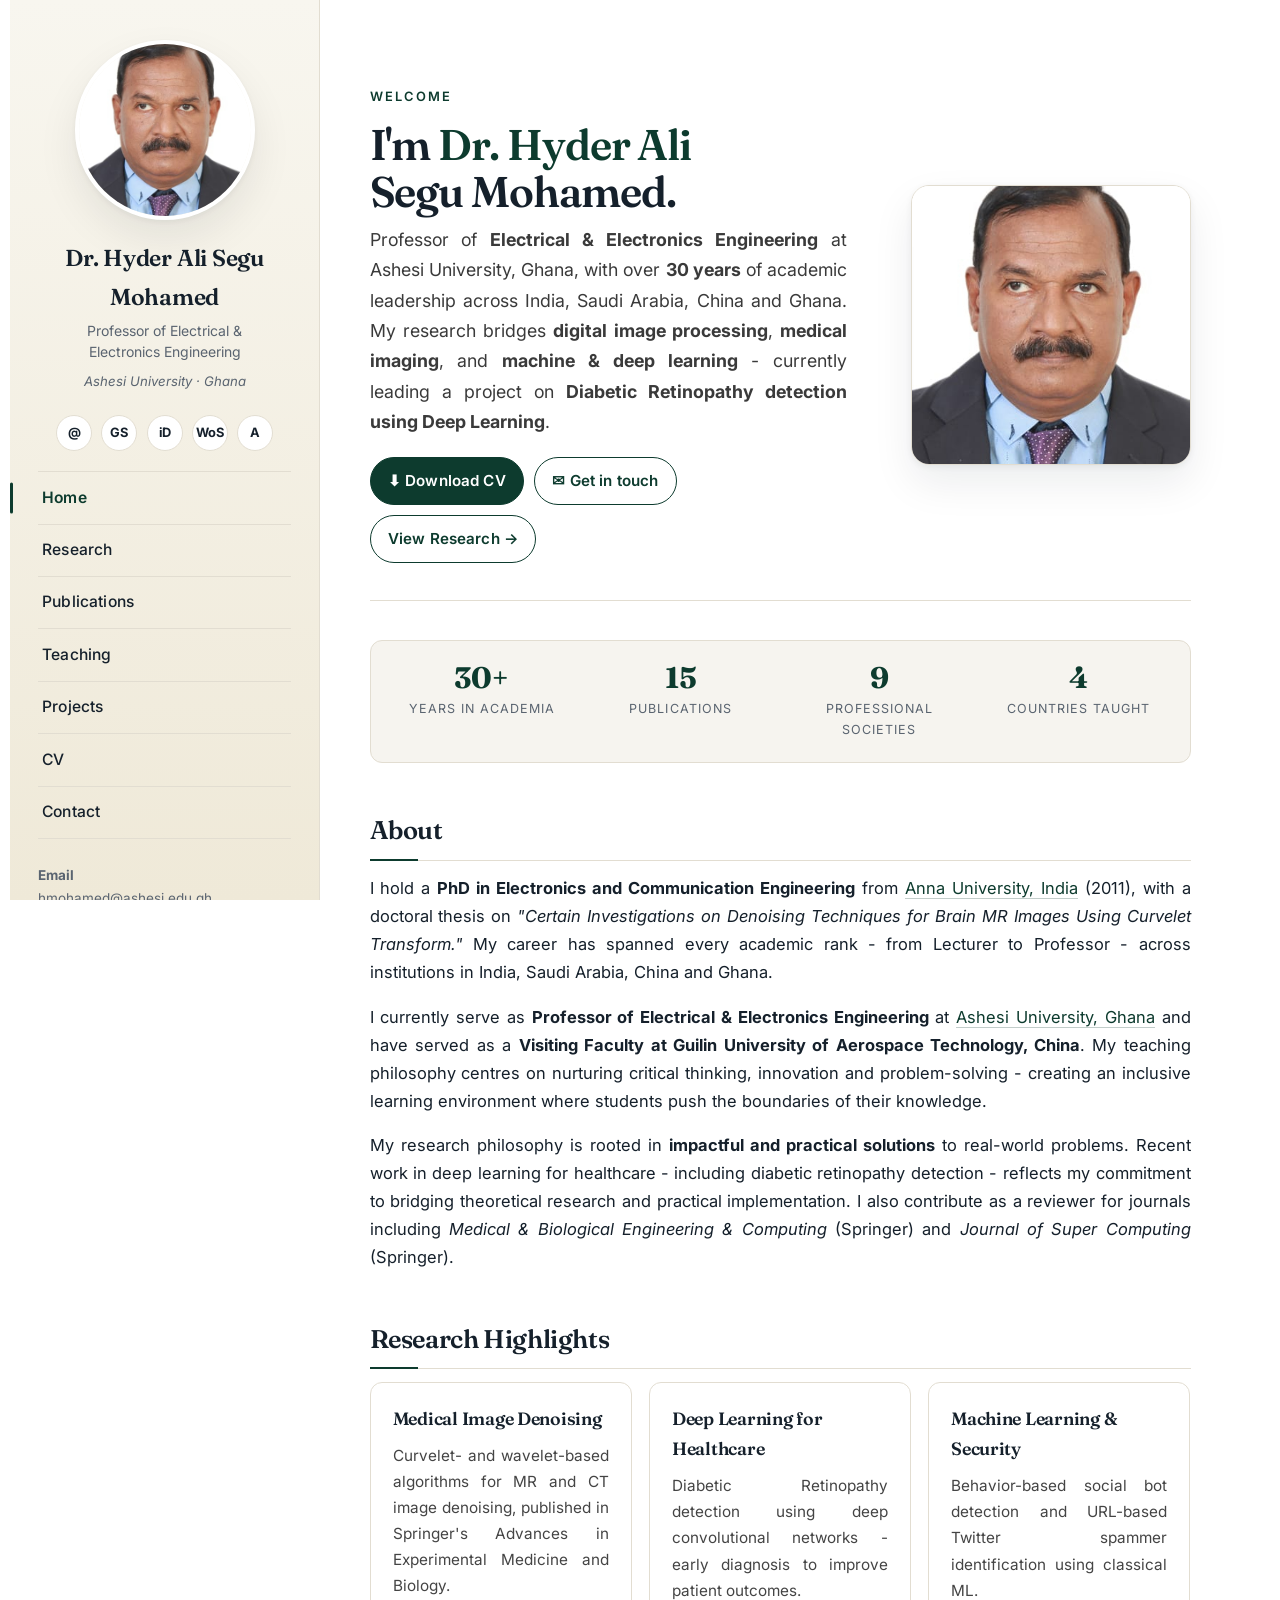
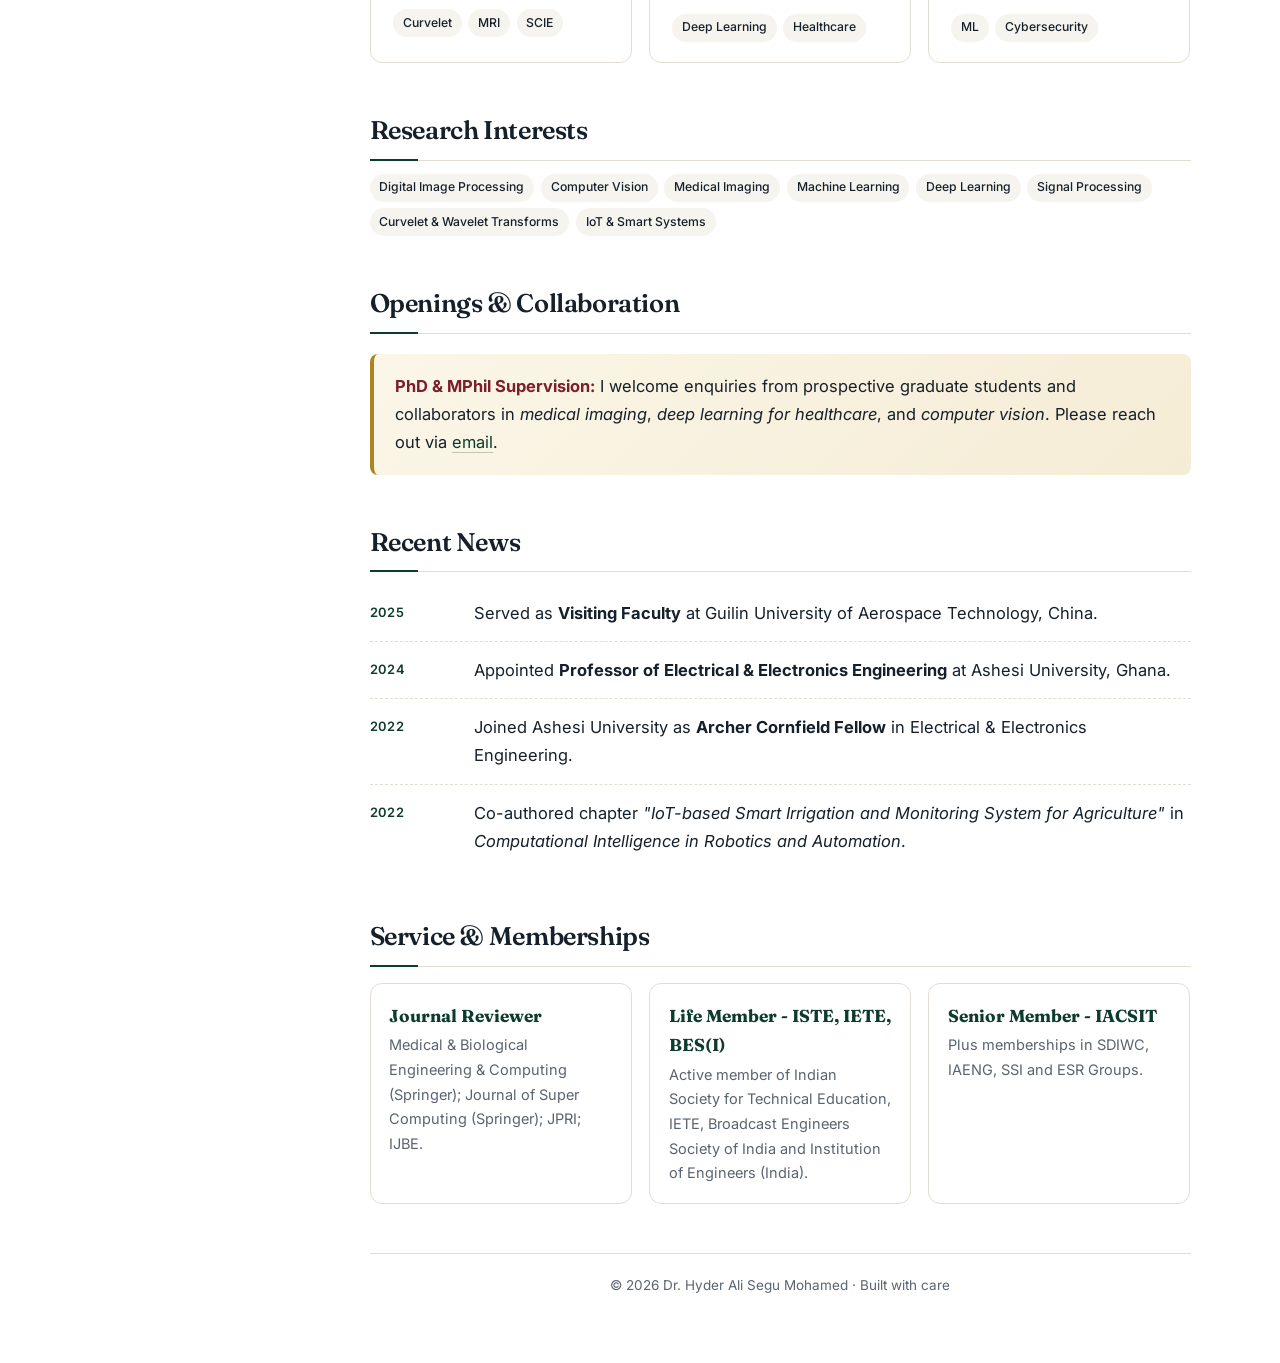
<file: index.html>
<!DOCTYPE html>
<html lang="en">
<head>
<meta charset="UTF-8">
<meta name="viewport" content="width=device-width, initial-scale=1">
<title>Dr. Hyder Ali Segu Mohamed - Professor · Researcher · Educator</title>
<meta name="description" content="Dr. Hyder Ali Segu Mohamed, Professor of Electrical & Electronics Engineering at Ashesi University. 30+ years in academia. Research in digital image processing, medical imaging, machine learning and deep learning.">
<meta name="author" content="Hyder Ali Segu Mohamed">
<meta property="og:title" content="Dr. Hyder Ali Segu Mohamed - Professor · Researcher · Educator">
<meta property="og:description" content="30+ years in academia. Research in image processing, medical imaging, ML & deep learning. Currently at Ashesi University, Ghana.">
<meta property="og:type" content="website">
<link rel="preconnect" href="https://fonts.googleapis.com">
<link rel="preconnect" href="https://fonts.gstatic.com" crossorigin>
<link href="https://fonts.googleapis.com/css2?family=Fraunces:opsz,wght@9..144,400;9..144,600;9..144,700&family=Inter:wght@400;500;600;700&display=swap" rel="stylesheet">
<link rel="stylesheet" href="styles.css">
</head>
<body>
<div class="layout">

<aside class="sidebar" id="sidebar">
  <img class="avatar" src="assets/profile.jpg" alt="Dr. Hyder Ali Segu Mohamed"
       onerror="this.style.background='#dcd6cf';this.removeAttribute('src')">
  <div class="namecard">
    <div class="name">Dr. Hyder Ali Segu Mohamed</div>
    <div class="title">Professor of Electrical &amp;<br>Electronics Engineering</div>
    <div class="affil">Ashesi University · Ghana</div>
  </div>
  <div class="socials">
    <a href="mailto: hmohamed@ashesi.edu.gh" title="Email">@</a>
    <a href="https://scholar.google.co.in/citations?hl=en&user=rugwMjQAAAAJ" target="_blank" rel="noopener" title="Google Scholar">GS</a>
    <a href="https://orcid.org/0000-0001-9434-0257" target="_blank" rel="noopener" title="ORCID">iD</a>
    <a href="https://www.webofscience.com/wos/author/record/E-9625-2015" target="_blank" rel="noopener" title="Web of Science">WoS</a>
    <a href="https://ashesi.edu.gh/faculty-profile/hyder-ali-segu-mohamed-ph-d/" target="_blank" rel="noopener" title="Faculty page">A</a>
  </div>
  <ul class="nav">
    <li><a href="index.html">Home</a></li>
    <li><a href="research.html">Research</a></li>
    <li><a href="publications.html">Publications</a></li>
    <li><a href="teaching.html">Teaching</a></li>
    <li><a href="projects.html">Projects</a></li>
    <li><a href="cv.html">CV</a></li>
    <li><a href="contact.html">Contact</a></li>
  </ul>
  <div class="contact-block">
    <strong>Email</strong><br>
    <a href="mailto: hmohamed@ashesi.edu.gh"> hmohamed@ashesi.edu.gh</a><br><br>
    <strong>Office</strong><br>
    Ashesi University<br>1 University Avenue,<br>Berekuso, Ghana
  </div>
</aside>
<button class="menu-toggle" onclick="document.getElementById('sidebar').classList.toggle('open')">☰ Menu</button>

<main class="content">

  <section class="hero reveal">
    <div>
      <div class="eyebrow">Welcome</div>
      <h1>I'm <span class="accent">Dr. Hyder Ali</span><br>Segu Mohamed.</h1>
      <p class="lead">
        Professor of <strong>Electrical &amp; Electronics Engineering</strong> at Ashesi University, Ghana,
        with over <strong>30 years</strong> of academic leadership across India, Saudi Arabia, China and Ghana.
        My research bridges <strong>digital image processing</strong>, <strong>medical imaging</strong>,
        and <strong>machine &amp; deep learning</strong> - currently leading a project on
        <strong>Diabetic Retinopathy detection using Deep Learning</strong>.
      </p>
      <div class="cta-row">
        <a class="btn" href="assets/Hyder_Ali_CV.pdf" target="_blank">⬇ Download CV</a>
        <a class="btn ghost" href="mailto: hmohamed@ashesi.edu.gh">✉ Get in touch</a>
        <a class="btn ghost" href="research.html">View Research →</a>
      </div>
    </div>
    <img class="hero-photo" src="assets/profile.jpg" alt="Portrait of Dr. Hyder Ali Segu Mohamed"
         onerror="this.style.background='linear-gradient(135deg,#e6e0d3,#cdbfa5)';this.removeAttribute('src')">
  </section>

  <section class="stats reveal" aria-label="At a glance">
    <div class="stat"><span class="num">30+</span><span class="lbl">Years in Academia</span></div>
    <div class="stat"><span class="num">15</span><span class="lbl">Publications</span></div>
    <div class="stat"><span class="num">9</span><span class="lbl">Professional Societies</span></div>
    <div class="stat"><span class="num">4</span><span class="lbl">Countries Taught</span></div>
  </section>

  <section class="section reveal">
    <h2>About</h2>
    <p>
      I hold a <strong>PhD in Electronics and Communication Engineering</strong> from
      <a href="https://www.annauniv.edu/" target="_blank" rel="noopener">Anna University, India</a> (2011),
      with a doctoral thesis on <em>"Certain Investigations on Denoising Techniques for Brain MR Images
      Using Curvelet Transform."</em> My career has spanned every academic rank - from Lecturer to
      Professor - across institutions in India, Saudi Arabia, China and Ghana.
    </p>
    <p>
      I currently serve as <strong>Professor of Electrical &amp; Electronics Engineering</strong> at
      <a href="https://ashesi.edu.gh/faculty-profile/hyder-ali-segu-mohamed-ph-d/" target="_blank" rel="noopener">Ashesi University, Ghana</a>
      and have served as a <strong>Visiting Faculty at Guilin University of Aerospace Technology, China</strong>.
      My teaching philosophy centres on nurturing critical thinking, innovation and problem-solving - creating
      an inclusive learning environment where students push the boundaries of their knowledge.
    </p>
    <p>
      My research philosophy is rooted in <strong>impactful and practical solutions</strong> to real-world
      problems. Recent work in deep learning for healthcare - including diabetic retinopathy detection -
      reflects my commitment to bridging theoretical research and practical implementation.
      I also contribute as a reviewer for journals including <em>Medical &amp; Biological Engineering &amp;
      Computing</em> (Springer) and <em>Journal of Super Computing</em> (Springer).
    </p>
  </section>

  <section class="section reveal">
    <h2>Research Highlights</h2>
    <div class="grid-3">
      <div class="card">
        <h3>Medical Image Denoising</h3>
        <p>Curvelet- and wavelet-based algorithms for MR and CT image denoising, published in Springer's Advances in Experimental Medicine and Biology.</p>
        <div class="tag-row"><span>Curvelet</span><span>MRI</span><span>SCIE</span></div>
      </div>
      <div class="card">
        <h3>Deep Learning for Healthcare</h3>
        <p>Diabetic Retinopathy detection using deep convolutional networks - early diagnosis to improve patient outcomes.</p>
        <div class="tag-row"><span>Deep Learning</span><span>Healthcare</span></div>
      </div>
      <div class="card">
        <h3>Machine Learning &amp; Security</h3>
        <p>Behavior-based social bot detection and URL-based Twitter spammer identification using classical ML.</p>
        <div class="tag-row"><span>ML</span><span>Cybersecurity</span></div>
      </div>
    </div>
  </section>

  <section class="section reveal">
    <h2>Research Interests</h2>
    <div class="tag-row">
      <span>Digital Image Processing</span>
      <span>Computer Vision</span>
      <span>Medical Imaging</span>
      <span>Machine Learning</span>
      <span>Deep Learning</span>
      <span>Signal Processing</span>
      <span>Curvelet &amp; Wavelet Transforms</span>
      <span>IoT &amp; Smart Systems</span>
    </div>
  </section>

  <section class="section reveal">
    <h2>Openings &amp; Collaboration</h2>
    <div class="callout">
      <strong>PhD &amp; MPhil Supervision:</strong>
      I welcome enquiries from prospective graduate students and collaborators in
      <em>medical imaging</em>, <em>deep learning for healthcare</em>, and
      <em>computer vision</em>. Please reach out via
      <a href="mailto: hmohamed@ashesi.edu.gh">email</a>.
    </div>
  </section>

  <section class="section reveal">
    <h2>Recent News</h2>
    <ul class="news-list">
      <li><span class="date">2025</span><span>Served as <strong>Visiting Faculty</strong> at Guilin University of Aerospace Technology, China.</span></li>
      <li><span class="date">2024</span><span>Appointed <strong>Professor of Electrical &amp; Electronics Engineering</strong> at Ashesi University, Ghana.</span></li>
      <li><span class="date">2022</span><span>Joined Ashesi University as <strong>Archer Cornfield Fellow</strong> in Electrical &amp; Electronics Engineering.</span></li>
      <li><span class="date">2022</span><span>Co-authored chapter <em>"IoT-based Smart Irrigation and Monitoring System for Agriculture"</em> in <em>Computational Intelligence in Robotics and Automation</em>.</span></li>
      <!-- <li><span class="date">MMM YYYY</span><span>Add new news item here.</span></li> -->
    </ul>
  </section>

  <section class="section reveal">
    <h2>Service &amp; Memberships</h2>
    <div class="ribbon">
      <div class="item">
        <div class="k">Journal Reviewer</div>
        <div class="v">Medical &amp; Biological Engineering &amp; Computing (Springer); Journal of Super Computing (Springer); JPRI; IJBE.</div>
      </div>
      <div class="item">
        <div class="k">Life Member - ISTE, IETE, BES(I)</div>
        <div class="v">Active member of Indian Society for Technical Education, IETE, Broadcast Engineers Society of India and Institution of Engineers (India).</div>
      </div>
      <div class="item">
        <div class="k">Senior Member - IACSIT</div>
        <div class="v">Plus memberships in SDIWC, IAENG, SSI and ESR Groups.</div>
      </div>
    </div>
  </section>

  <div class="footer">© <span id="yr"></span> Dr. Hyder Ali Segu Mohamed · Built with care</div>
</main>
</div>
<script>document.getElementById('yr').textContent=new Date().getFullYear();</script>
<script src="script.js"></script>
</body>
</html>
</file>
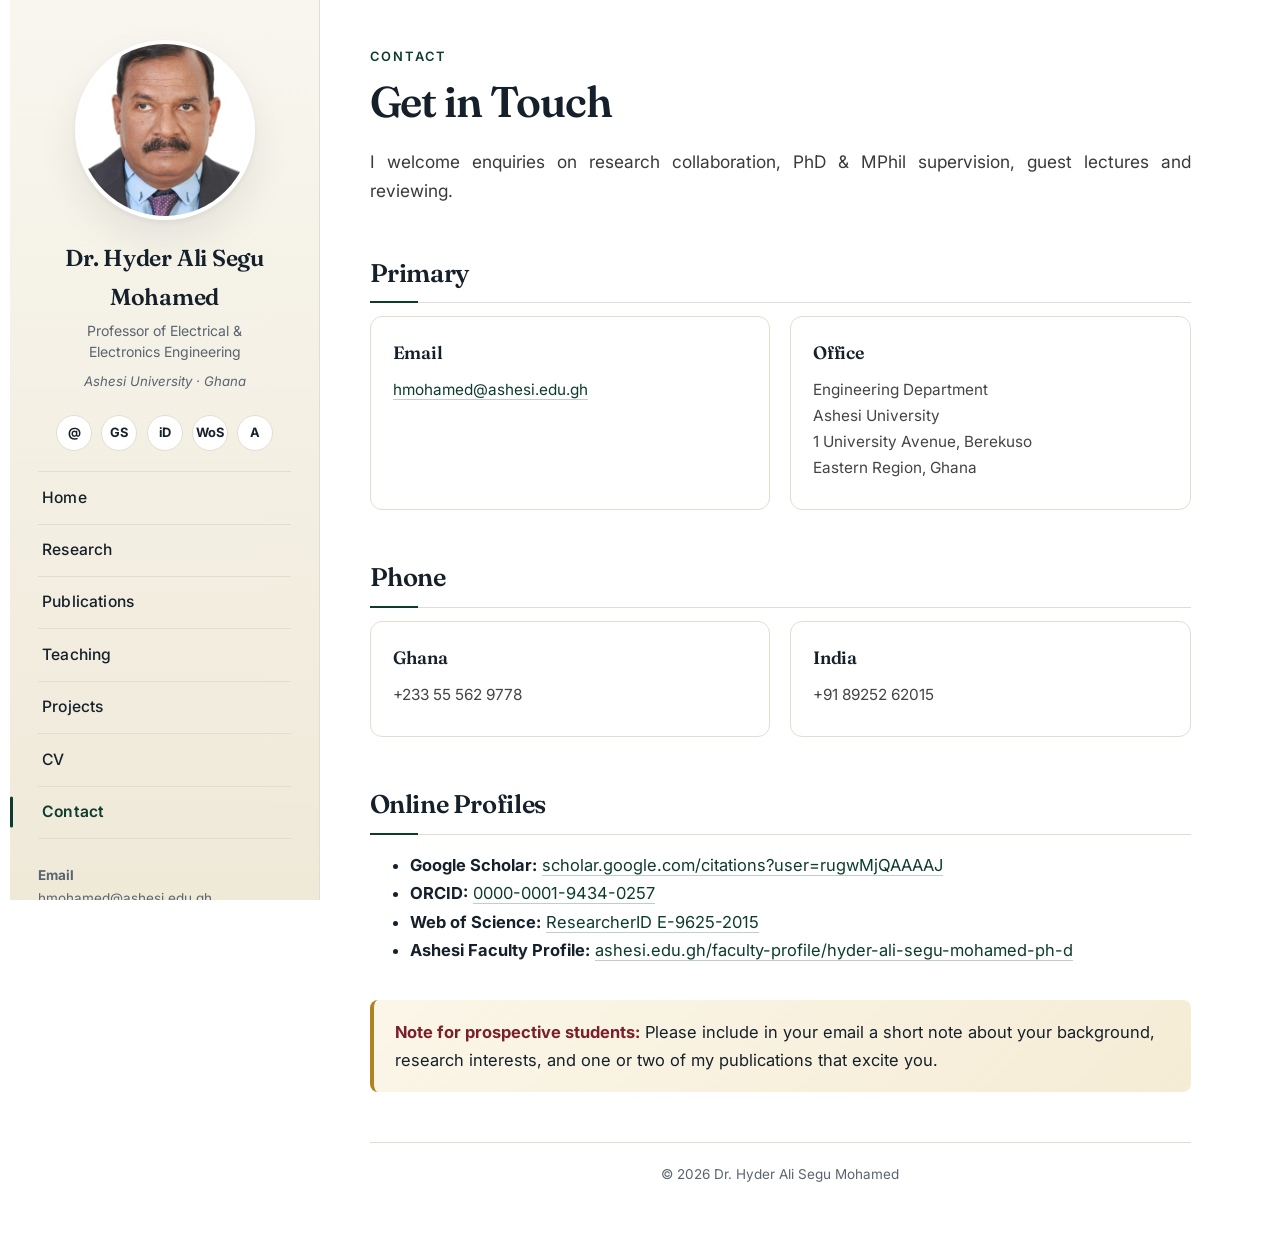
<file: contact.html>
<!DOCTYPE html>
<html lang="en">
<head>
<meta charset="UTF-8">
<meta name="viewport" content="width=device-width, initial-scale=1">
<title>Contact - Dr. Hyder Ali Segu Mohamed</title>
<meta name="description" content="Get in touch with Dr. Hyder Ali Segu Mohamed, Professor at Ashesi University, Ghana.">
<link rel="preconnect" href="https://fonts.googleapis.com">
<link rel="preconnect" href="https://fonts.gstatic.com" crossorigin>
<link href="https://fonts.googleapis.com/css2?family=Fraunces:opsz,wght@9..144,400;9..144,600;9..144,700&family=Inter:wght@400;500;600;700&display=swap" rel="stylesheet">
<link rel="stylesheet" href="styles.css">
</head>
<body>
<div class="layout">

<aside class="sidebar" id="sidebar">
  <img class="avatar" src="assets/profile.jpg" alt="Dr. Hyder Ali Segu Mohamed"
       onerror="this.style.background='#dcd6cf';this.removeAttribute('src')">
  <div class="namecard">
    <div class="name">Dr. Hyder Ali Segu Mohamed</div>
    <div class="title">Professor of Electrical &amp;<br>Electronics Engineering</div>
    <div class="affil">Ashesi University · Ghana</div>
  </div>
  <div class="socials">
    <a href="mailto: hmohamed@ashesi.edu.gh" title="Email">@</a>
    <a href="https://scholar.google.co.in/citations?hl=en&user=rugwMjQAAAAJ" target="_blank" rel="noopener" title="Google Scholar">GS</a>
    <a href="https://orcid.org/0000-0001-9434-0257" target="_blank" rel="noopener" title="ORCID">iD</a>
    <a href="https://www.webofscience.com/wos/author/record/E-9625-2015" target="_blank" rel="noopener" title="Web of Science">WoS</a>
    <a href="https://ashesi.edu.gh/faculty-profile/hyder-ali-segu-mohamed-ph-d/" target="_blank" rel="noopener" title="Faculty page">A</a>
  </div>
  <ul class="nav">
    <li><a href="index.html">Home</a></li>
    <li><a href="research.html">Research</a></li>
    <li><a href="publications.html">Publications</a></li>
    <li><a href="teaching.html">Teaching</a></li>
    <li><a href="projects.html">Projects</a></li>
    <li><a href="cv.html">CV</a></li>
    <li><a href="contact.html">Contact</a></li>
  </ul>
  <div class="contact-block">
    <strong>Email</strong><br>
    <a href="mailto: hmohamed@ashesi.edu.gh"> hmohamed@ashesi.edu.gh</a><br><br>
    <strong>Office</strong><br>
    Ashesi University<br>1 University Avenue,<br>Berekuso, Ghana
  </div>
</aside>
<button class="menu-toggle" onclick="document.getElementById('sidebar').classList.toggle('open')">☰ Menu</button>

<main class="content">
  <div style="text-transform:uppercase;letter-spacing:.18em;font-size:.78rem;color:var(--accent);font-weight:600;margin-bottom:.6rem">Contact</div>
  <h1>Get in Touch</h1>
  <p class="lead">
    I welcome enquiries on research collaboration, PhD &amp; MPhil supervision, guest lectures and reviewing.
  </p>

  <section class="section reveal">
    <h2>Primary</h2>
    <div class="grid-2">
      <div class="card">
        <h3>Email</h3>
        <p><a href="mailto: hmohamed@ashesi.edu.gh"> hmohamed@ashesi.edu.gh</a></p>
        <!-- <p>Alternate: <a href="mailto:your.alt@email.com">your.alt@email.com</a></p> -->
      </div>
      <div class="card">
        <h3>Office</h3>
        <p>Engineering Department<br>Ashesi University<br>1 University Avenue, Berekuso<br>Eastern Region, Ghana</p>
      </div>
    </div>
  </section>

  <section class="section reveal">
    <h2>Phone</h2>
    <div class="grid-2">
      <div class="card">
        <h3>Ghana</h3>
        <p>+233 55 562 9778</p>
      </div>
      <div class="card">
        <h3>India</h3>
        <p>+91 89252 62015</p>
      </div>
    </div>
  </section>

  <section class="section reveal">
    <h2>Online Profiles</h2>
    <ul>
      <li><strong>Google Scholar:</strong> <a href="https://scholar.google.co.in/citations?hl=en&user=rugwMjQAAAAJ" target="_blank" rel="noopener">scholar.google.com/citations?user=rugwMjQAAAAJ</a></li>
      <li><strong>ORCID:</strong> <a href="https://orcid.org/0000-0001-9434-0257" target="_blank" rel="noopener">0000-0001-9434-0257</a></li>
      <li><strong>Web of Science:</strong> <a href="https://www.webofscience.com/wos/author/record/E-9625-2015" target="_blank" rel="noopener">ResearcherID E-9625-2015</a></li>
      <li><strong>Ashesi Faculty Profile:</strong> <a href="https://ashesi.edu.gh/faculty-profile/hyder-ali-segu-mohamed-ph-d/" target="_blank" rel="noopener">ashesi.edu.gh/faculty-profile/hyder-ali-segu-mohamed-ph-d</a></li>
    </ul>
  </section>

  <div class="callout">
    <strong>Note for prospective students:</strong> Please include in your email a short note about your
    background, research interests, and one or two of my publications that excite you.
  </div>

  <div class="footer">© <span id="yr"></span> Dr. Hyder Ali Segu Mohamed</div>
</main>
</div>
<script>document.getElementById('yr').textContent=new Date().getFullYear();</script>
<script src="script.js"></script>
</body>
</html>
</file>
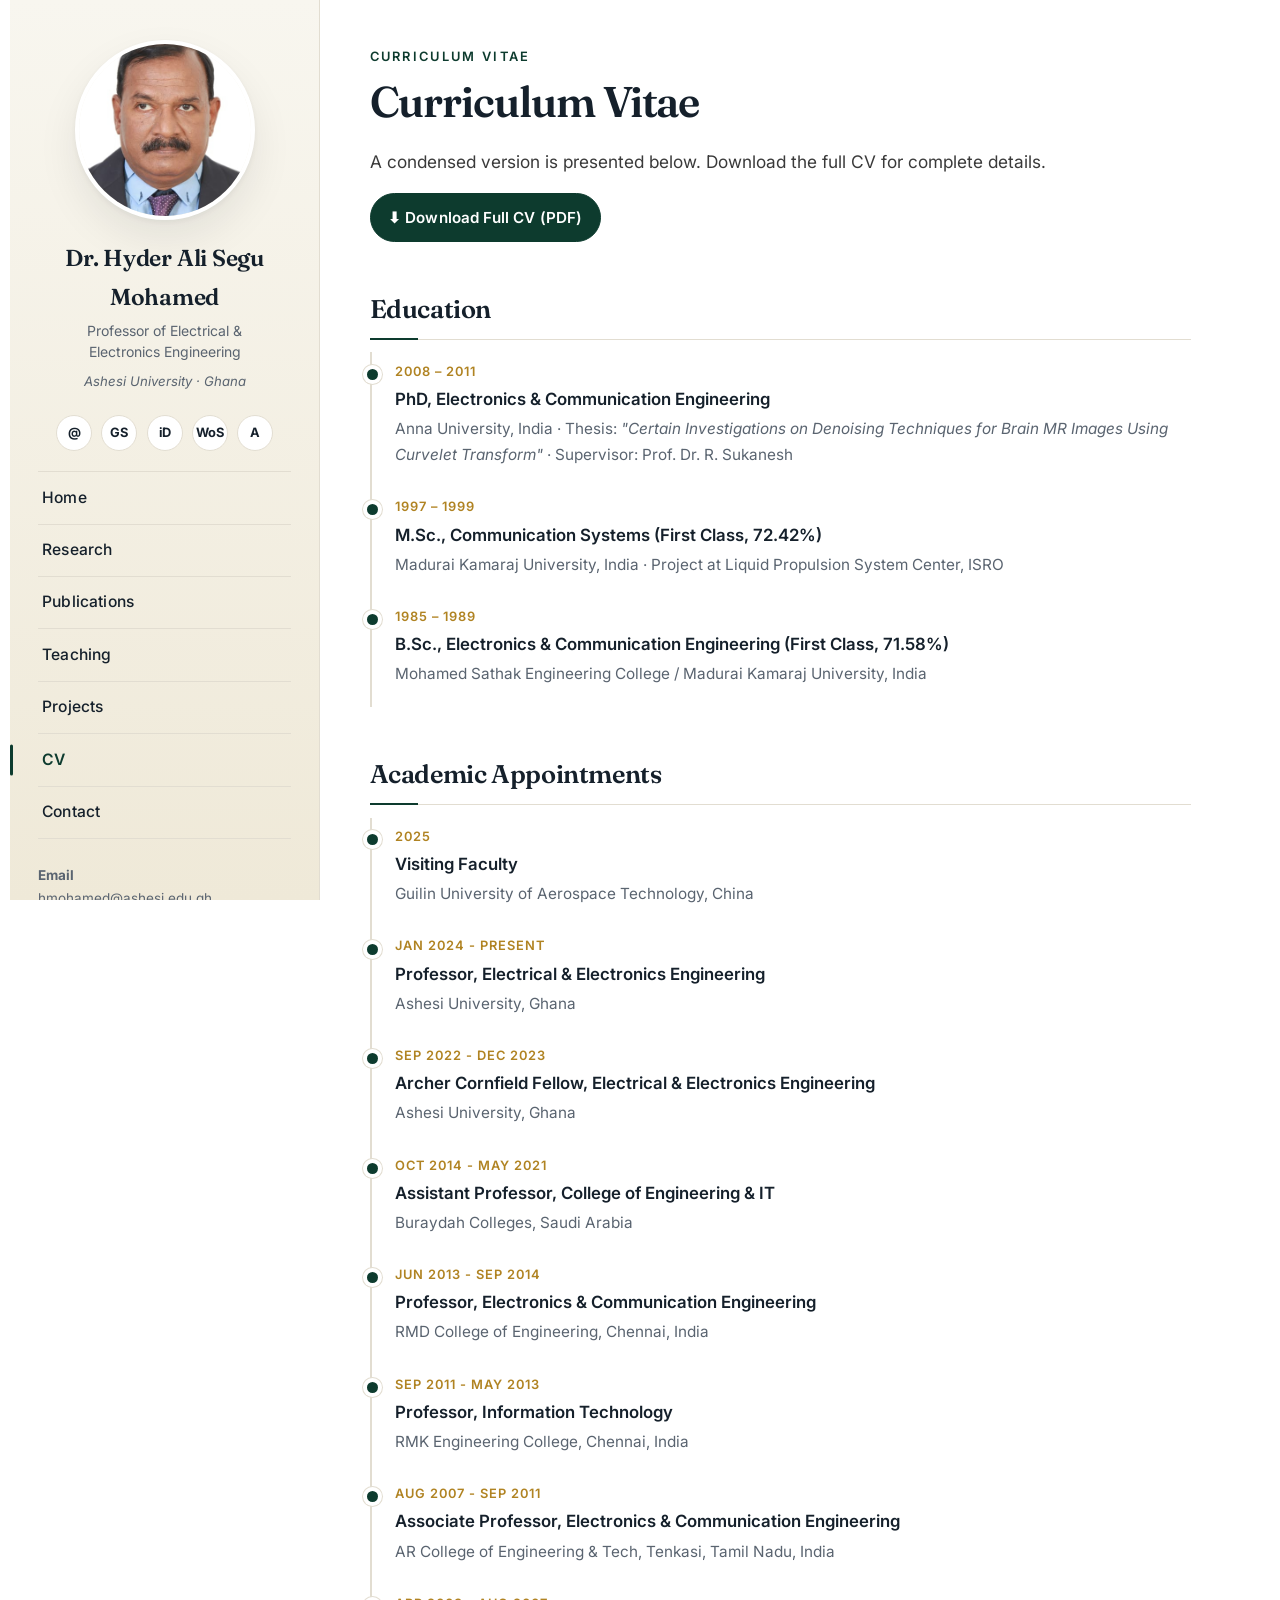
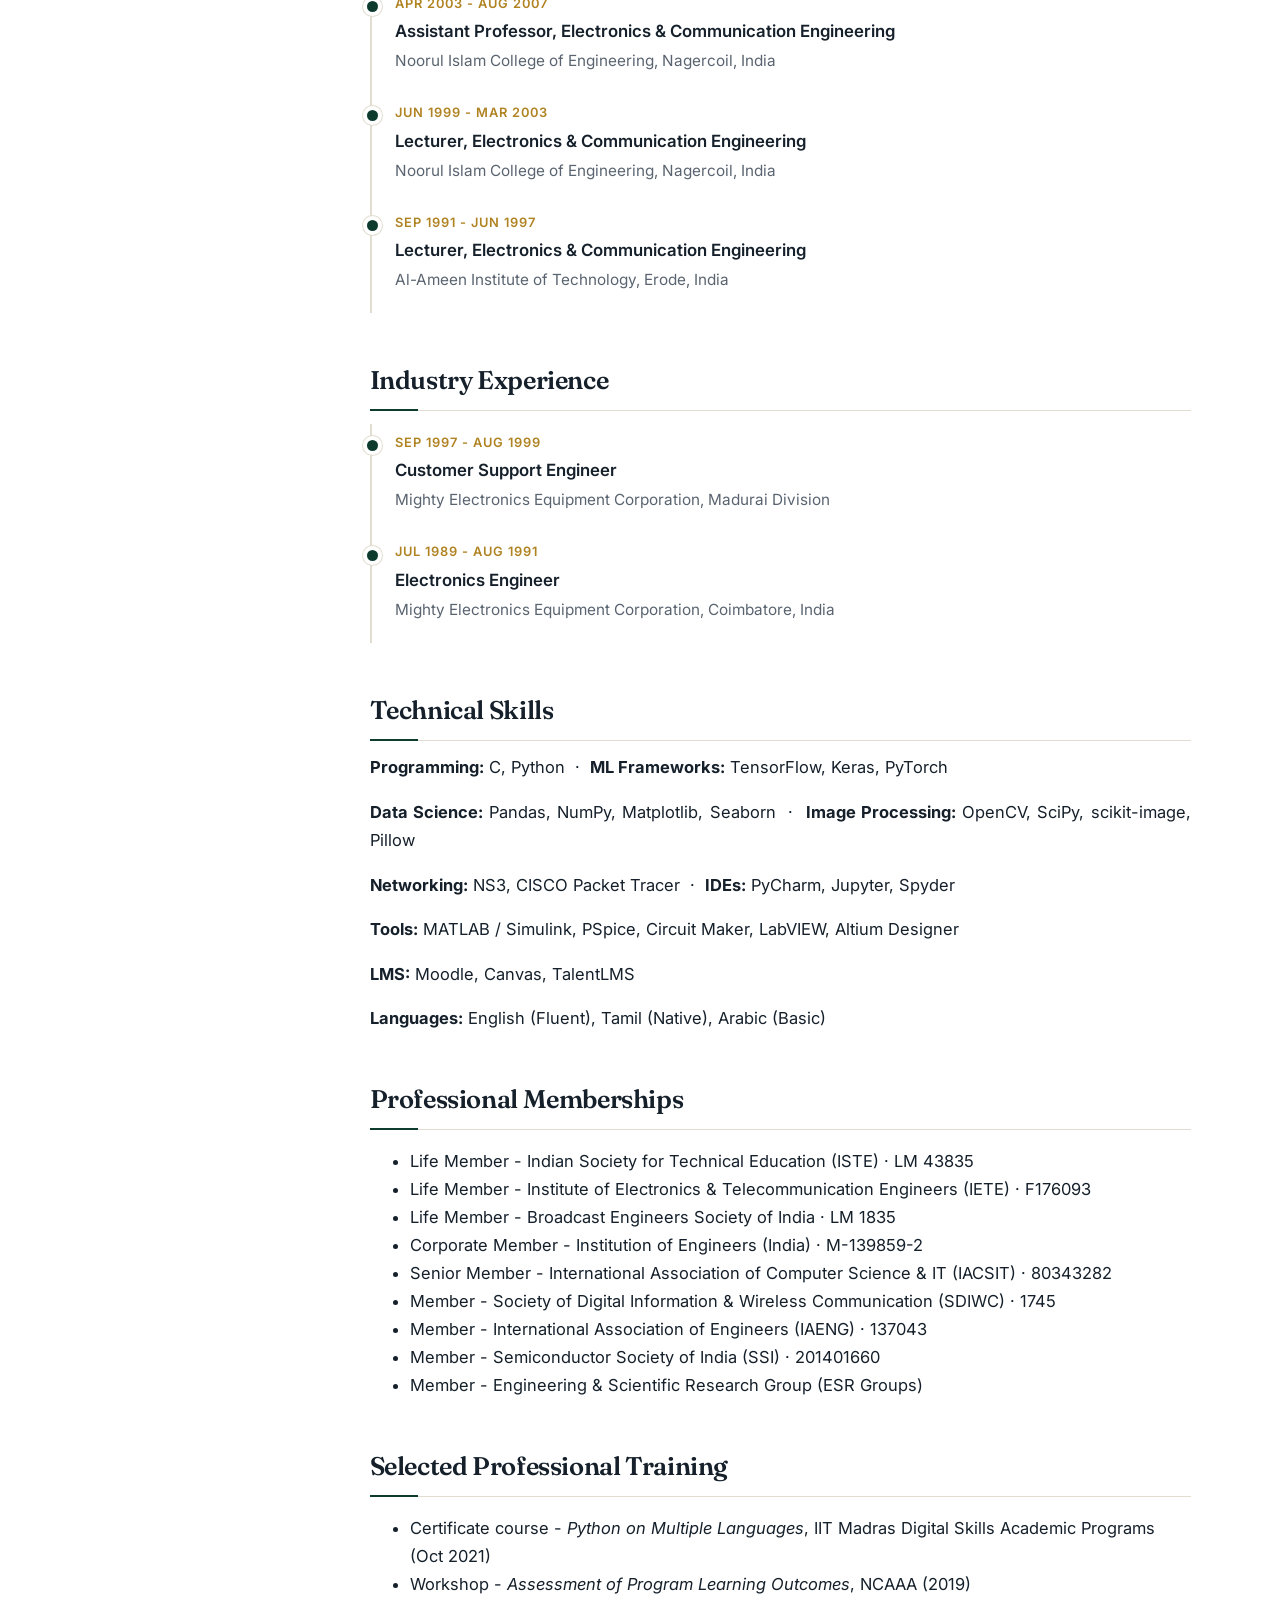
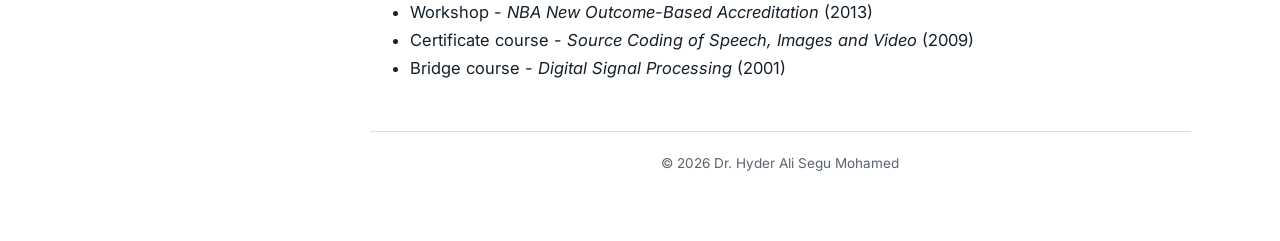
<file: cv.html>
<!DOCTYPE html>
<html lang="en">
<head>
<meta charset="UTF-8">
<meta name="viewport" content="width=device-width, initial-scale=1">
<title>CV - Dr. Hyder Ali Segu Mohamed</title>
<meta name="description" content="Curriculum Vitae of Dr. Hyder Ali Segu Mohamed - 30+ years in academia across India, Saudi Arabia, China and Ghana.">
<link rel="preconnect" href="https://fonts.googleapis.com">
<link rel="preconnect" href="https://fonts.gstatic.com" crossorigin>
<link href="https://fonts.googleapis.com/css2?family=Fraunces:opsz,wght@9..144,400;9..144,600;9..144,700&family=Inter:wght@400;500;600;700&display=swap" rel="stylesheet">
<link rel="stylesheet" href="styles.css">
</head>
<body>
<div class="layout">

<aside class="sidebar" id="sidebar">
  <img class="avatar" src="assets/profile.jpg" alt="Dr. Hyder Ali Segu Mohamed"
       onerror="this.style.background='#dcd6cf';this.removeAttribute('src')">
  <div class="namecard">
    <div class="name">Dr. Hyder Ali Segu Mohamed</div>
    <div class="title">Professor of Electrical &amp;<br>Electronics Engineering</div>
    <div class="affil">Ashesi University · Ghana</div>
  </div>
  <div class="socials">
    <a href="mailto: hmohamed@ashesi.edu.gh" title="Email">@</a>
    <a href="https://scholar.google.co.in/citations?hl=en&user=rugwMjQAAAAJ" target="_blank" rel="noopener" title="Google Scholar">GS</a>
    <a href="https://orcid.org/0000-0001-9434-0257" target="_blank" rel="noopener" title="ORCID">iD</a>
    <a href="https://www.webofscience.com/wos/author/record/E-9625-2015" target="_blank" rel="noopener" title="Web of Science">WoS</a>
    <a href="https://ashesi.edu.gh/faculty-profile/hyder-ali-segu-mohamed-ph-d/" target="_blank" rel="noopener" title="Faculty page">A</a>
  </div>
  <ul class="nav">
    <li><a href="index.html">Home</a></li>
    <li><a href="research.html">Research</a></li>
    <li><a href="publications.html">Publications</a></li>
    <li><a href="teaching.html">Teaching</a></li>
    <li><a href="projects.html">Projects</a></li>
    <li><a href="cv.html">CV</a></li>
    <li><a href="contact.html">Contact</a></li>
  </ul>
  <div class="contact-block">
    <strong>Email</strong><br>
    <a href="mailto: hmohamed@ashesi.edu.gh"> hmohamed@ashesi.edu.gh</a><br><br>
    <strong>Office</strong><br>
    Ashesi University<br>1 University Avenue,<br>Berekuso, Ghana
  </div>
</aside>
<button class="menu-toggle" onclick="document.getElementById('sidebar').classList.toggle('open')">☰ Menu</button>

<main class="content">
  <div style="text-transform:uppercase;letter-spacing:.18em;font-size:.78rem;color:var(--accent);font-weight:600;margin-bottom:.6rem">Curriculum Vitae</div>
  <h1>Curriculum Vitae</h1>
  <p class="lead">
    A condensed version is presented below. Download the full CV for complete details.
  </p>
  <div class="cta-row" style="margin:1rem 0 1.5rem">
    <a class="btn" href="assets/Hyder_Ali_CV.pdf" target="_blank">⬇ Download Full CV (PDF)</a>
  </div>

  <section class="section reveal">
    <h2>Education</h2>
    <ul class="timeline">
      <li>
        <div class="when">2008 – 2011</div>
        <div class="what">PhD, Electronics &amp; Communication Engineering</div>
        <div class="where">Anna University, India · Thesis: <em>"Certain Investigations on Denoising Techniques for Brain MR Images Using Curvelet Transform"</em> · Supervisor: Prof. Dr. R. Sukanesh</div>
      </li>
      <li>
        <div class="when">1997 – 1999</div>
        <div class="what">M.Sc., Communication Systems (First Class, 72.42%)</div>
        <div class="where">Madurai Kamaraj University, India · Project at Liquid Propulsion System Center, ISRO</div>
      </li>
      <li>
        <div class="when">1985 – 1989</div>
        <div class="what">B.Sc., Electronics &amp; Communication Engineering (First Class, 71.58%)</div>
        <div class="where">Mohamed Sathak Engineering College / Madurai Kamaraj University, India</div>
      </li>
    </ul>
  </section>

  <section class="section reveal">
    <h2>Academic Appointments</h2>
    <ul class="timeline">
      <li>
        <div class="when">2025</div>
        <div class="what">Visiting Faculty</div>
        <div class="where">Guilin University of Aerospace Technology, China</div>
      </li>
      <li>
        <div class="when">Jan 2024 - Present</div>
        <div class="what">Professor, Electrical &amp; Electronics Engineering</div>
        <div class="where">Ashesi University, Ghana</div>
      </li>
      <li>
        <div class="when">Sep 2022 - Dec 2023</div>
        <div class="what">Archer Cornfield Fellow, Electrical &amp; Electronics Engineering</div>
        <div class="where">Ashesi University, Ghana</div>
      </li>
      <li>
        <div class="when">Oct 2014 - May 2021</div>
        <div class="what">Assistant Professor, College of Engineering &amp; IT</div>
        <div class="where">Buraydah Colleges, Saudi Arabia</div>
      </li>
      <li>
        <div class="when">Jun 2013 - Sep 2014</div>
        <div class="what">Professor, Electronics &amp; Communication Engineering</div>
        <div class="where">RMD College of Engineering, Chennai, India</div>
      </li>
      <li>
        <div class="when">Sep 2011 - May 2013</div>
        <div class="what">Professor, Information Technology</div>
        <div class="where">RMK Engineering College, Chennai, India</div>
      </li>
      <li>
        <div class="when">Aug 2007 - Sep 2011</div>
        <div class="what">Associate Professor, Electronics &amp; Communication Engineering</div>
        <div class="where">AR College of Engineering &amp; Tech, Tenkasi, Tamil Nadu, India</div>
      </li>
      <li>
        <div class="when">Apr 2003 - Aug 2007</div>
        <div class="what">Assistant Professor, Electronics &amp; Communication Engineering</div>
        <div class="where">Noorul Islam College of Engineering, Nagercoil, India</div>
      </li>
      <li>
        <div class="when">Jun 1999 - Mar 2003</div>
        <div class="what">Lecturer, Electronics &amp; Communication Engineering</div>
        <div class="where">Noorul Islam College of Engineering, Nagercoil, India</div>
      </li>
      <li>
        <div class="when">Sep 1991 - Jun 1997</div>
        <div class="what">Lecturer, Electronics &amp; Communication Engineering</div>
        <div class="where">Al-Ameen Institute of Technology, Erode, India</div>
      </li>
    </ul>
  </section>

  <section class="section reveal">
    <h2>Industry Experience</h2>
    <ul class="timeline">
      <li>
        <div class="when">Sep 1997 - Aug 1999</div>
        <div class="what">Customer Support Engineer</div>
        <div class="where">Mighty Electronics Equipment Corporation, Madurai Division</div>
      </li>
      <li>
        <div class="when">Jul 1989 - Aug 1991</div>
        <div class="what">Electronics Engineer</div>
        <div class="where">Mighty Electronics Equipment Corporation, Coimbatore, India</div>
      </li>
    </ul>
  </section>

  <section class="section reveal">
    <h2>Technical Skills</h2>
    <p><strong>Programming:</strong> C, Python &nbsp;·&nbsp; <strong>ML Frameworks:</strong> TensorFlow, Keras, PyTorch</p>
    <p><strong>Data Science:</strong> Pandas, NumPy, Matplotlib, Seaborn &nbsp;·&nbsp; <strong>Image Processing:</strong> OpenCV, SciPy, scikit-image, Pillow</p>
    <p><strong>Networking:</strong> NS3, CISCO Packet Tracer &nbsp;·&nbsp; <strong>IDEs:</strong> PyCharm, Jupyter, Spyder</p>
    <p><strong>Tools:</strong> MATLAB / Simulink, PSpice, Circuit Maker, LabVIEW, Altium Designer</p>
    <p><strong>LMS:</strong> Moodle, Canvas, TalentLMS</p>
    <p><strong>Languages:</strong> English (Fluent), Tamil (Native), Arabic (Basic)</p>
  </section>

  <section class="section reveal">
    <h2>Professional Memberships</h2>
    <ul>
      <li>Life Member - Indian Society for Technical Education (ISTE) · LM 43835</li>
      <li>Life Member - Institute of Electronics &amp; Telecommunication Engineers (IETE) · F176093</li>
      <li>Life Member - Broadcast Engineers Society of India · LM 1835</li>
      <li>Corporate Member - Institution of Engineers (India) · M-139859-2</li>
      <li>Senior Member - International Association of Computer Science &amp; IT (IACSIT) · 80343282</li>
      <li>Member - Society of Digital Information &amp; Wireless Communication (SDIWC) · 1745</li>
      <li>Member - International Association of Engineers (IAENG) · 137043</li>
      <li>Member - Semiconductor Society of India (SSI) · 201401660</li>
      <li>Member - Engineering &amp; Scientific Research Group (ESR Groups)</li>
    </ul>
  </section>

  <section class="section reveal">
    <h2>Selected Professional Training</h2>
    <ul>
      <li>Certificate course - <em>Python on Multiple Languages</em>, IIT Madras Digital Skills Academic Programs (Oct 2021)</li>
      <li>Workshop - <em>Assessment of Program Learning Outcomes</em>, NCAAA (2019)</li>
      <li>Workshop - <em>NBA New Outcome-Based Accreditation</em> (2013)</li>
      <li>Certificate course - <em>Source Coding of Speech, Images and Video</em> (2009)</li>
      <li>Bridge course - <em>Digital Signal Processing</em> (2001)</li>
    </ul>
  </section>

  <div class="footer">© <span id="yr"></span> Dr. Hyder Ali Segu Mohamed</div>
</main>
</div>
<script>document.getElementById('yr').textContent=new Date().getFullYear();</script>
<script src="script.js"></script>
</body>
</html>
</file>
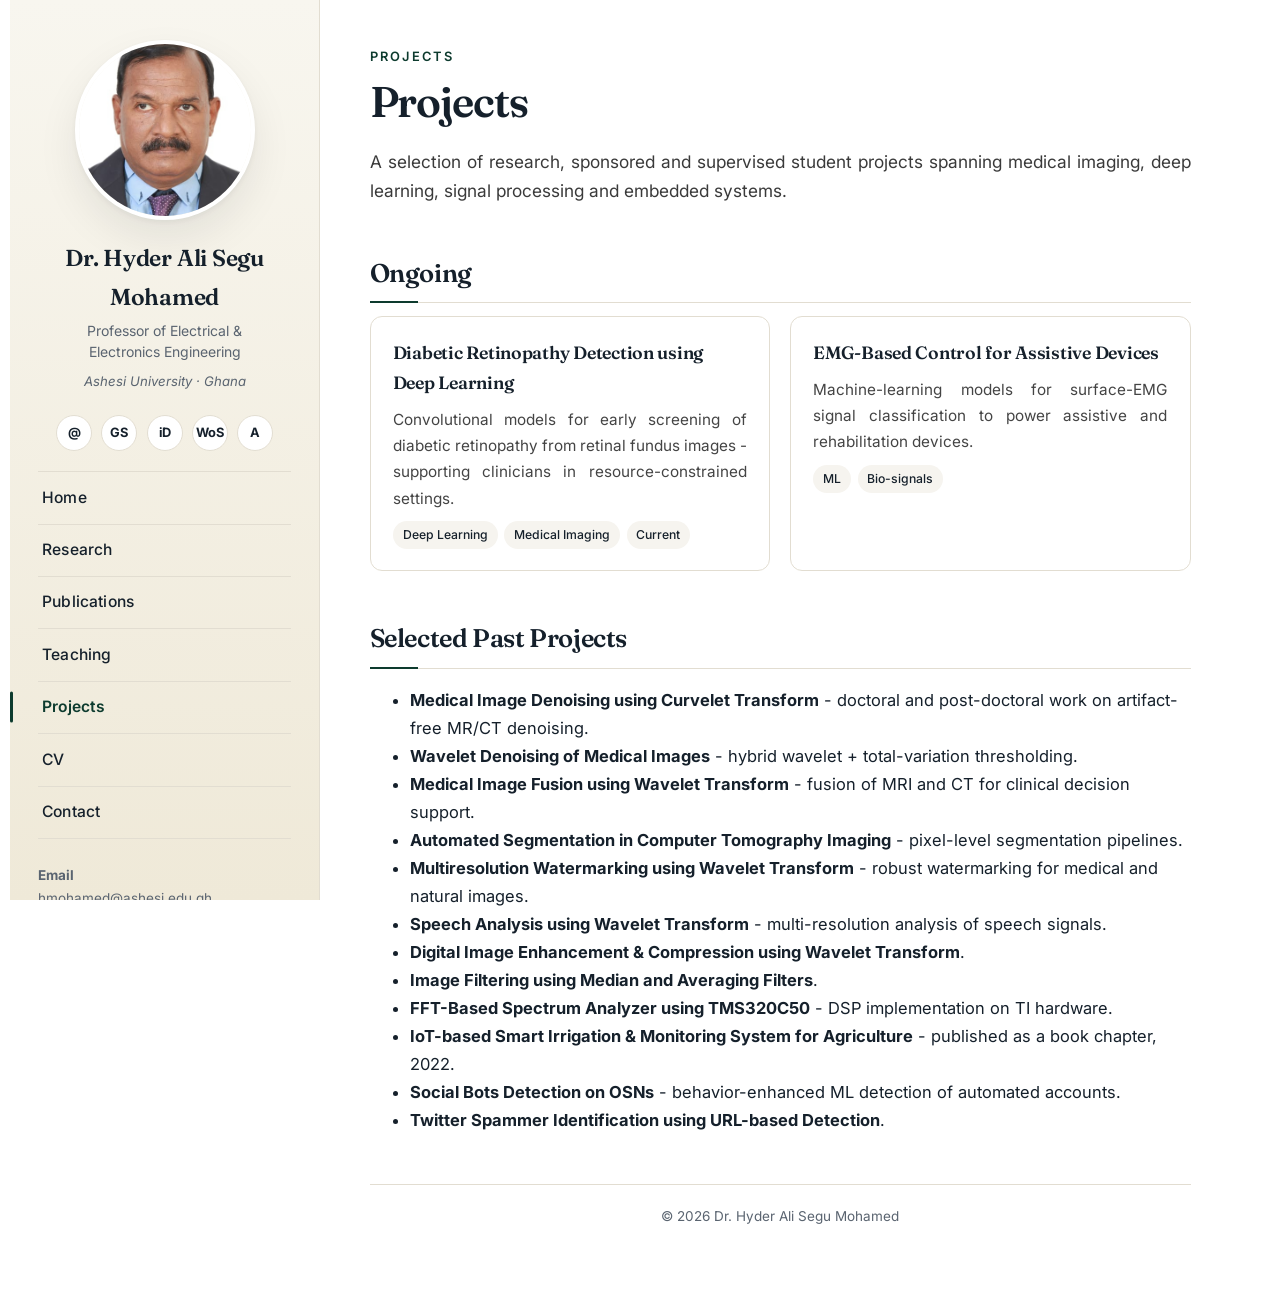
<file: projects.html>
<!DOCTYPE html>
<html lang="en">
<head>
<meta charset="UTF-8">
<meta name="viewport" content="width=device-width, initial-scale=1">
<title>Projects - Dr. Hyder Ali Segu Mohamed</title>
<meta name="description" content="Research and student projects supervised by Dr. Hyder Ali in image processing, machine learning, signal processing and embedded systems.">
<link rel="preconnect" href="https://fonts.googleapis.com">
<link rel="preconnect" href="https://fonts.gstatic.com" crossorigin>
<link href="https://fonts.googleapis.com/css2?family=Fraunces:opsz,wght@9..144,400;9..144,600;9..144,700&family=Inter:wght@400;500;600;700&display=swap" rel="stylesheet">
<link rel="stylesheet" href="styles.css">
</head>
<body>
<div class="layout">

<aside class="sidebar" id="sidebar">
  <img class="avatar" src="assets/profile.jpg" alt="Dr. Hyder Ali Segu Mohamed"
       onerror="this.style.background='#dcd6cf';this.removeAttribute('src')">
  <div class="namecard">
    <div class="name">Dr. Hyder Ali Segu Mohamed</div>
    <div class="title">Professor of Electrical &amp;<br>Electronics Engineering</div>
    <div class="affil">Ashesi University · Ghana</div>
  </div>
  <div class="socials">
    <a href="mailto: hmohamed@ashesi.edu.gh" title="Email">@</a>
    <a href="https://scholar.google.co.in/citations?hl=en&user=rugwMjQAAAAJ" target="_blank" rel="noopener" title="Google Scholar">GS</a>
    <a href="https://orcid.org/0000-0001-9434-0257" target="_blank" rel="noopener" title="ORCID">iD</a>
    <a href="https://www.webofscience.com/wos/author/record/E-9625-2015" target="_blank" rel="noopener" title="Web of Science">WoS</a>
    <a href="https://ashesi.edu.gh/faculty-profile/hyder-ali-segu-mohamed-ph-d/" target="_blank" rel="noopener" title="Faculty page">A</a>
  </div>
  <ul class="nav">
    <li><a href="index.html">Home</a></li>
    <li><a href="research.html">Research</a></li>
    <li><a href="publications.html">Publications</a></li>
    <li><a href="teaching.html">Teaching</a></li>
    <li><a href="projects.html">Projects</a></li>
    <li><a href="cv.html">CV</a></li>
    <li><a href="contact.html">Contact</a></li>
  </ul>
  <div class="contact-block">
    <strong>Email</strong><br>
    <a href="mailto: hmohamed@ashesi.edu.gh"> hmohamed@ashesi.edu.gh</a><br><br>
    <strong>Office</strong><br>
    Ashesi University<br>1 University Avenue,<br>Berekuso, Ghana
  </div>
</aside>
<button class="menu-toggle" onclick="document.getElementById('sidebar').classList.toggle('open')">☰ Menu</button>

<main class="content">
  <div style="text-transform:uppercase;letter-spacing:.18em;font-size:.78rem;color:var(--accent);font-weight:600;margin-bottom:.6rem">Projects</div>
  <h1>Projects</h1>
  <p class="lead">
    A selection of research, sponsored and supervised student projects spanning medical imaging,
    deep learning, signal processing and embedded systems.
  </p>

  <section class="section reveal">
    <h2>Ongoing</h2>
    <div class="grid-2">
      <div class="card">
        <h3>Diabetic Retinopathy Detection using Deep Learning</h3>
        <p>Convolutional models for early screening of diabetic retinopathy from retinal fundus images - supporting clinicians in resource-constrained settings.</p>
        <div class="tag-row"><span>Deep Learning</span><span>Medical Imaging</span><span>Current</span></div>
      </div>
      <div class="card">
        <h3>EMG-Based Control for Assistive Devices</h3>
        <p>Machine-learning models for surface-EMG signal classification to power assistive and rehabilitation devices.</p>
        <div class="tag-row"><span>ML</span><span>Bio-signals</span></div>
      </div>
    </div>
  </section>

  <section class="section reveal">
    <h2>Selected Past Projects</h2>
    <ul>
      <li><strong>Medical Image Denoising using Curvelet Transform</strong> - doctoral and post-doctoral work on artifact-free MR/CT denoising.</li>
      <li><strong>Wavelet Denoising of Medical Images</strong> - hybrid wavelet + total-variation thresholding.</li>
      <li><strong>Medical Image Fusion using Wavelet Transform</strong> - fusion of MRI and CT for clinical decision support.</li>
      <li><strong>Automated Segmentation in Computer Tomography Imaging</strong> - pixel-level segmentation pipelines.</li>
      <li><strong>Multiresolution Watermarking using Wavelet Transform</strong> - robust watermarking for medical and natural images.</li>
      <li><strong>Speech Analysis using Wavelet Transform</strong> - multi-resolution analysis of speech signals.</li>
      <li><strong>Digital Image Enhancement &amp; Compression using Wavelet Transform</strong>.</li>
      <li><strong>Image Filtering using Median and Averaging Filters</strong>.</li>
      <li><strong>FFT-Based Spectrum Analyzer using TMS320C50</strong> - DSP implementation on TI hardware.</li>
      <li><strong>IoT-based Smart Irrigation &amp; Monitoring System for Agriculture</strong> - published as a book chapter, 2022.</li>
      <li><strong>Social Bots Detection on OSNs</strong> - behavior-enhanced ML detection of automated accounts.</li>
      <li><strong>Twitter Spammer Identification using URL-based Detection</strong>.</li>
    </ul>
  </section>

  <!--
  <section class="section reveal">
    <h2>Funded Grants</h2>
    <ul>
      <li><strong>Project Title</strong> - Funding agency, amount, dates. (Uncomment and fill in when available.)</li>
    </ul>
  </section>
  -->

  <div class="footer">© <span id="yr"></span> Dr. Hyder Ali Segu Mohamed</div>
</main>
</div>
<script>document.getElementById('yr').textContent=new Date().getFullYear();</script>
<script src="script.js"></script>
</body>
</html>
</file>
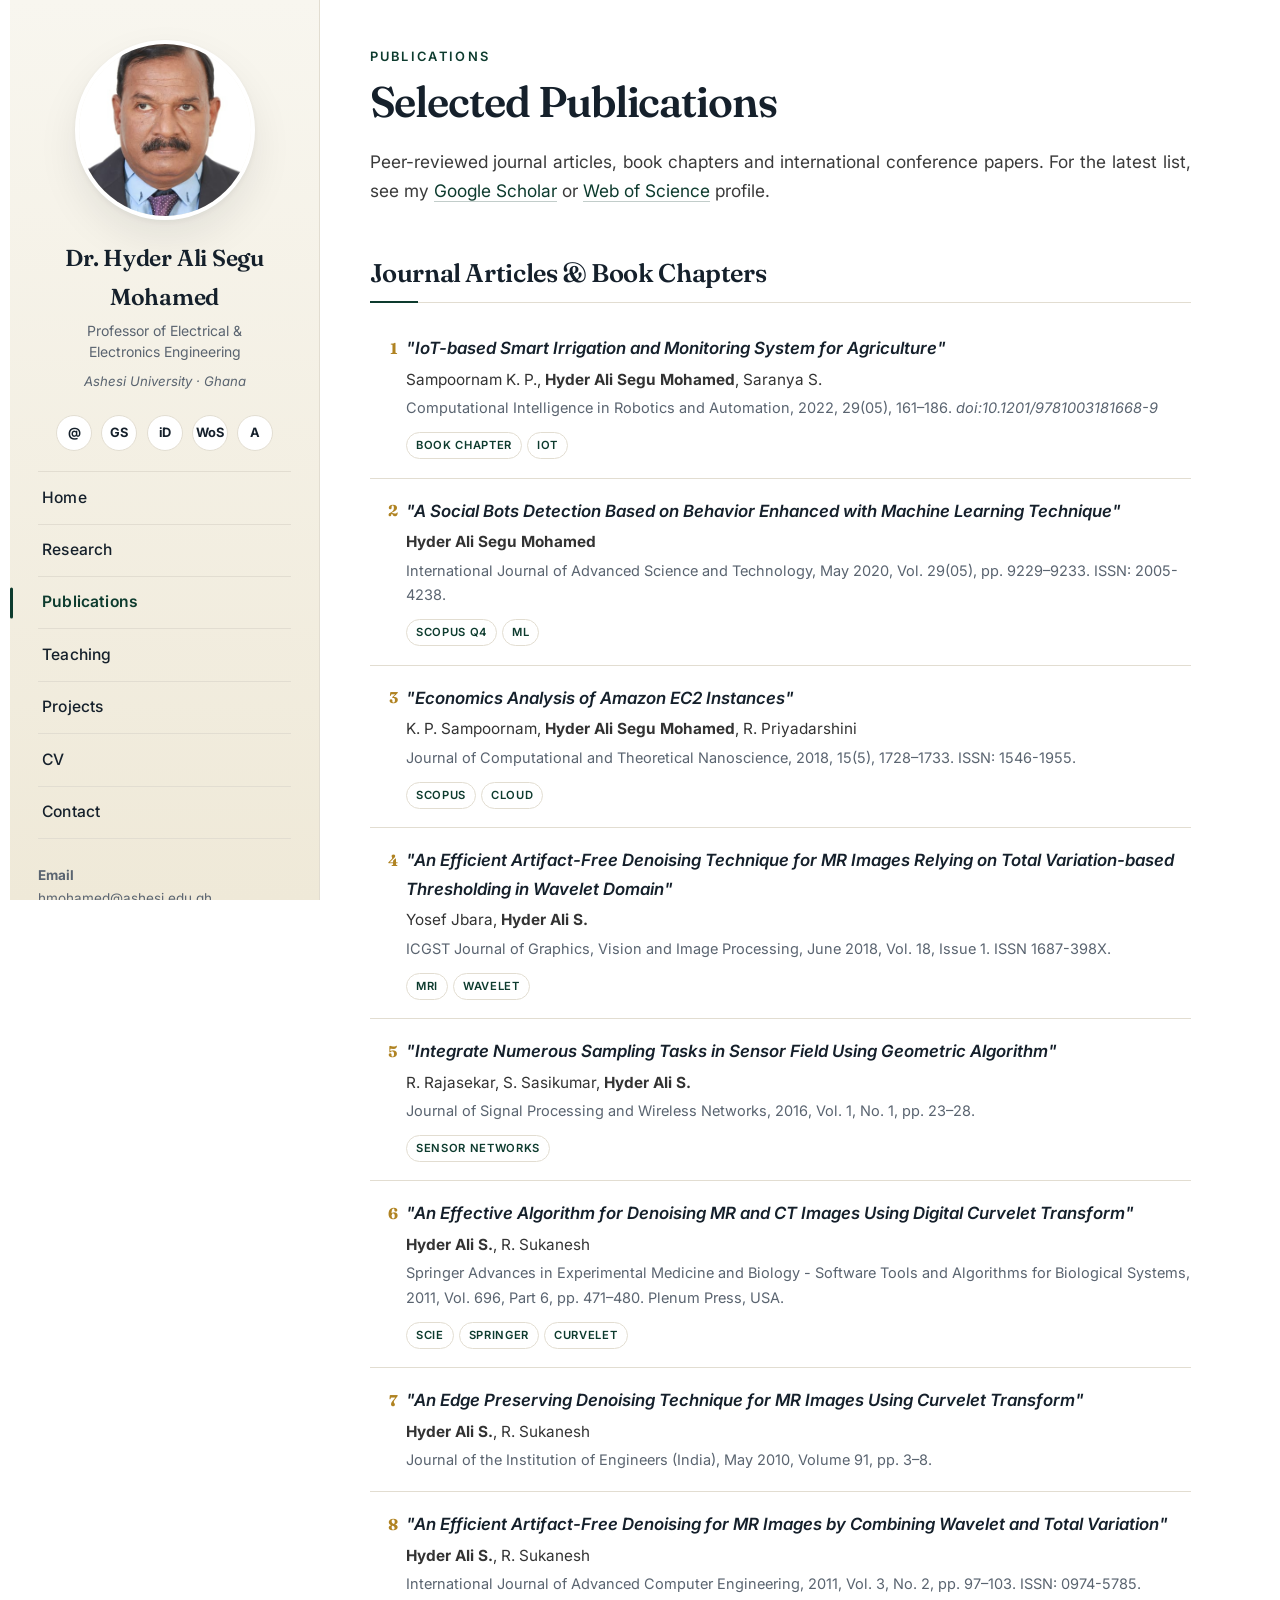
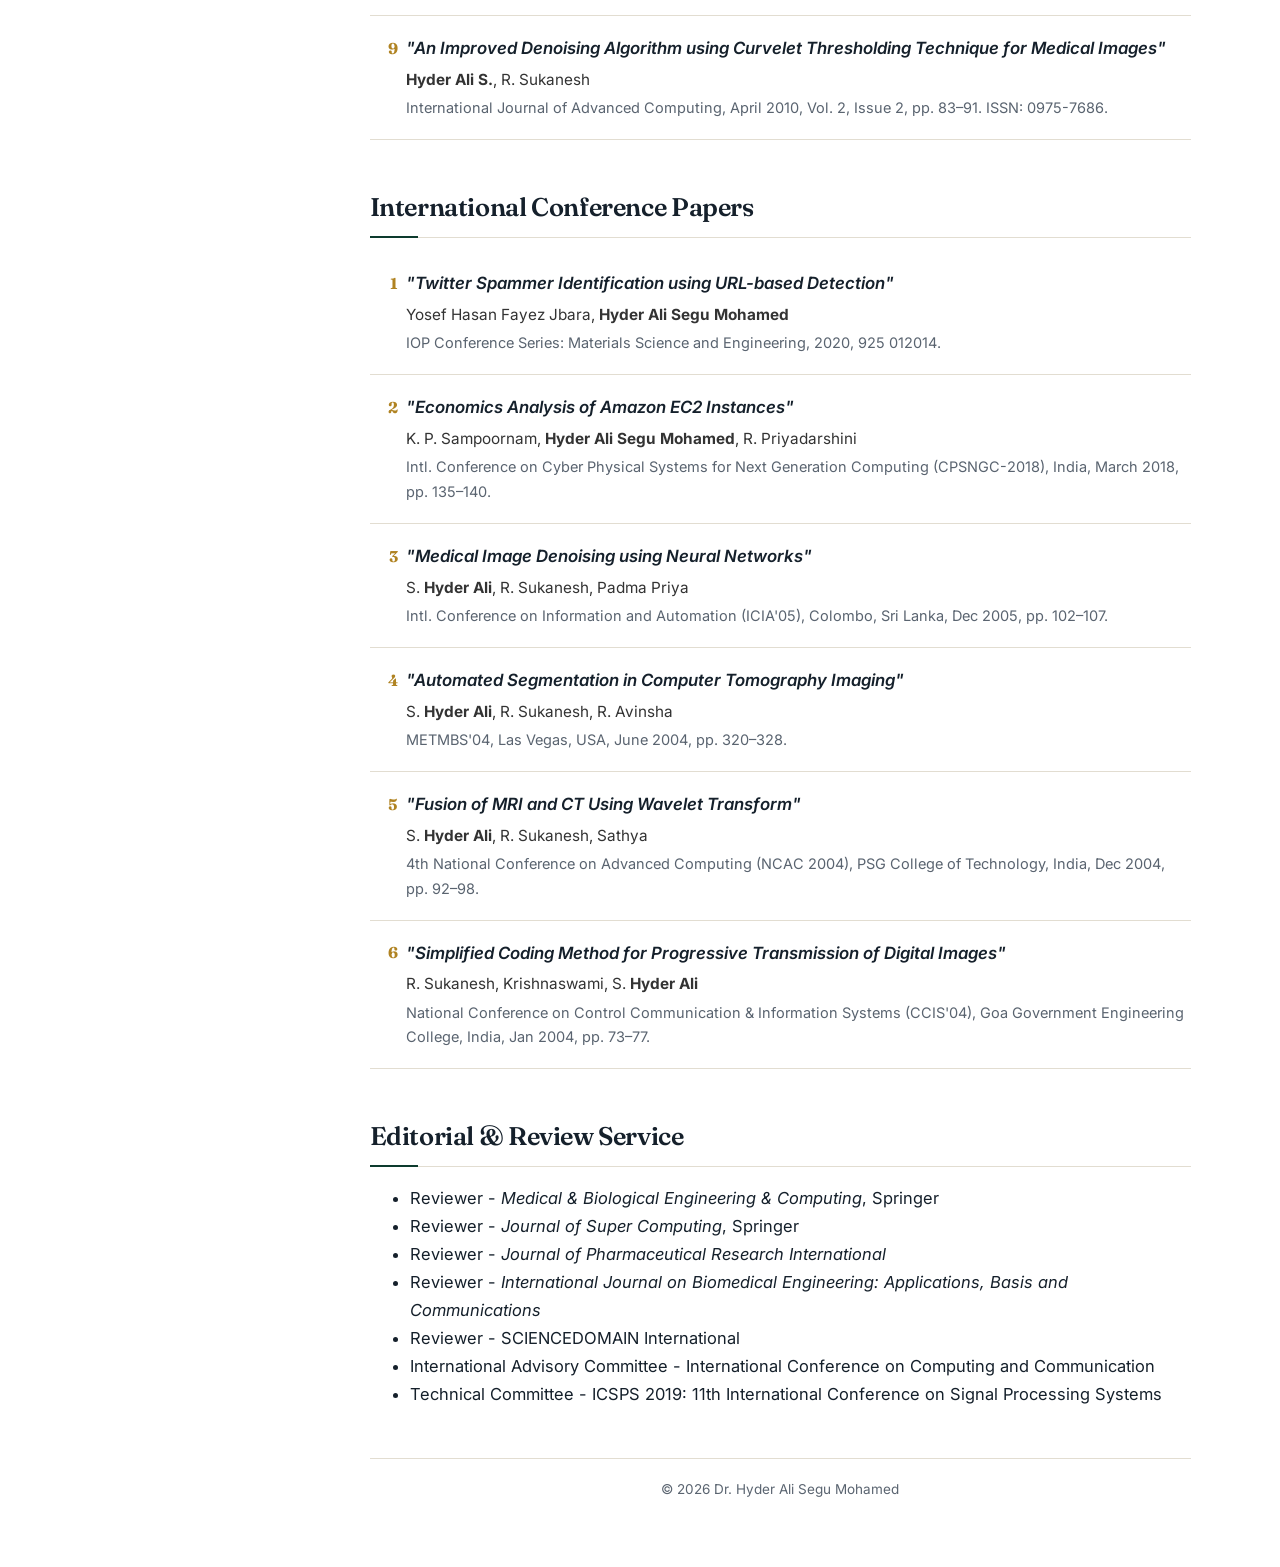
<file: publications.html>
<!DOCTYPE html>
<html lang="en">
<head>
<meta charset="UTF-8">
<meta name="viewport" content="width=device-width, initial-scale=1">
<title>Publications - Dr. Hyder Ali Segu Mohamed</title>
<meta name="description" content="Peer-reviewed journal and conference publications of Dr. Hyder Ali Segu Mohamed in image processing, medical imaging, machine learning and IoT.">
<link rel="preconnect" href="https://fonts.googleapis.com">
<link rel="preconnect" href="https://fonts.gstatic.com" crossorigin>
<link href="https://fonts.googleapis.com/css2?family=Fraunces:opsz,wght@9..144,400;9..144,600;9..144,700&family=Inter:wght@400;500;600;700&display=swap" rel="stylesheet">
<link rel="stylesheet" href="styles.css">
</head>
<body>
<div class="layout">

<aside class="sidebar" id="sidebar">
  <img class="avatar" src="assets/profile.jpg" alt="Dr. Hyder Ali Segu Mohamed"
       onerror="this.style.background='#dcd6cf';this.removeAttribute('src')">
  <div class="namecard">
    <div class="name">Dr. Hyder Ali Segu Mohamed</div>
    <div class="title">Professor of Electrical &amp;<br>Electronics Engineering</div>
    <div class="affil">Ashesi University · Ghana</div>
  </div>
  <div class="socials">
    <a href="mailto: hmohamed@ashesi.edu.gh" title="Email">@</a>
    <a href="https://scholar.google.co.in/citations?hl=en&user=rugwMjQAAAAJ" target="_blank" rel="noopener" title="Google Scholar">GS</a>
    <a href="https://orcid.org/0000-0001-9434-0257" target="_blank" rel="noopener" title="ORCID">iD</a>
    <a href="https://www.webofscience.com/wos/author/record/E-9625-2015" target="_blank" rel="noopener" title="Web of Science">WoS</a>
    <a href="https://ashesi.edu.gh/faculty-profile/hyder-ali-segu-mohamed-ph-d/" target="_blank" rel="noopener" title="Faculty page">A</a>
  </div>
  <ul class="nav">
    <li><a href="index.html">Home</a></li>
    <li><a href="research.html">Research</a></li>
    <li><a href="publications.html">Publications</a></li>
    <li><a href="teaching.html">Teaching</a></li>
    <li><a href="projects.html">Projects</a></li>
    <li><a href="cv.html">CV</a></li>
    <li><a href="contact.html">Contact</a></li>
  </ul>
  <div class="contact-block">
    <strong>Email</strong><br>
    <a href="mailto: hmohamed@ashesi.edu.gh"> hmohamed@ashesi.edu.gh</a><br><br>
    <strong>Office</strong><br>
    Ashesi University<br>1 University Avenue,<br>Berekuso, Ghana
  </div>
</aside>
<button class="menu-toggle" onclick="document.getElementById('sidebar').classList.toggle('open')">☰ Menu</button>

<main class="content">
  <div style="text-transform:uppercase;letter-spacing:.18em;font-size:.78rem;color:var(--accent);font-weight:600;margin-bottom:.6rem">Publications</div>
  <h1>Selected Publications</h1>
  <p class="lead">
    Peer-reviewed journal articles, book chapters and international conference papers. For the latest list,
    see my <a href="https://scholar.google.co.in/citations?hl=en&user=rugwMjQAAAAJ" target="_blank" rel="noopener">Google Scholar</a>
    or <a href="https://www.webofscience.com/wos/author/record/E-9625-2015" target="_blank" rel="noopener">Web of Science</a> profile.
  </p>

  <section class="section reveal">
    <h2>Journal Articles &amp; Book Chapters</h2>
    <ol class="pub-list" start="1" style="counter-reset:pub">
      <li>
        <div class="pub-title">"IoT-based Smart Irrigation and Monitoring System for Agriculture"</div>
        <div class="pub-authors">Sampoornam K. P., <strong>Hyder Ali Segu Mohamed</strong>, Saranya S.</div>
        <div class="pub-meta">Computational Intelligence in Robotics and Automation, 2022, 29(05), 161–186. <em>doi:10.1201/9781003181668-9</em></div>
        <div class="pub-tags"><span>Book Chapter</span><span>IoT</span></div>
      </li>
      <li>
        <div class="pub-title">"A Social Bots Detection Based on Behavior Enhanced with Machine Learning Technique"</div>
        <div class="pub-authors"><strong>Hyder Ali Segu Mohamed</strong></div>
        <div class="pub-meta">International Journal of Advanced Science and Technology, May 2020, Vol. 29(05), pp. 9229–9233. ISSN: 2005-4238.</div>
        <div class="pub-tags"><span>Scopus Q4</span><span>ML</span></div>
      </li>
      <li>
        <div class="pub-title">"Economics Analysis of Amazon EC2 Instances"</div>
        <div class="pub-authors">K. P. Sampoornam, <strong>Hyder Ali Segu Mohamed</strong>, R. Priyadarshini</div>
        <div class="pub-meta">Journal of Computational and Theoretical Nanoscience, 2018, 15(5), 1728–1733. ISSN: 1546-1955.</div>
        <div class="pub-tags"><span>Scopus</span><span>Cloud</span></div>
      </li>
      <li>
        <div class="pub-title">"An Efficient Artifact-Free Denoising Technique for MR Images Relying on Total Variation-based Thresholding in Wavelet Domain"</div>
        <div class="pub-authors">Yosef Jbara, <strong>Hyder Ali S.</strong></div>
        <div class="pub-meta">ICGST Journal of Graphics, Vision and Image Processing, June 2018, Vol. 18, Issue 1. ISSN 1687-398X.</div>
        <div class="pub-tags"><span>MRI</span><span>Wavelet</span></div>
      </li>
      <li>
        <div class="pub-title">"Integrate Numerous Sampling Tasks in Sensor Field Using Geometric Algorithm"</div>
        <div class="pub-authors">R. Rajasekar, S. Sasikumar, <strong>Hyder Ali S.</strong></div>
        <div class="pub-meta">Journal of Signal Processing and Wireless Networks, 2016, Vol. 1, No. 1, pp. 23–28.</div>
        <div class="pub-tags"><span>Sensor Networks</span></div>
      </li>
      <li>
        <div class="pub-title">"An Effective Algorithm for Denoising MR and CT Images Using Digital Curvelet Transform"</div>
        <div class="pub-authors"><strong>Hyder Ali S.</strong>, R. Sukanesh</div>
        <div class="pub-meta">Springer Advances in Experimental Medicine and Biology - Software Tools and Algorithms for Biological Systems, 2011, Vol. 696, Part 6, pp. 471–480. Plenum Press, USA.</div>
        <div class="pub-tags"><span>SCIE</span><span>Springer</span><span>Curvelet</span></div>
      </li>
      <li>
        <div class="pub-title">"An Edge Preserving Denoising Technique for MR Images Using Curvelet Transform"</div>
        <div class="pub-authors"><strong>Hyder Ali S.</strong>, R. Sukanesh</div>
        <div class="pub-meta">Journal of the Institution of Engineers (India), May 2010, Volume 91, pp. 3–8.</div>
      </li>
      <li>
        <div class="pub-title">"An Efficient Artifact-Free Denoising for MR Images by Combining Wavelet and Total Variation"</div>
        <div class="pub-authors"><strong>Hyder Ali S.</strong>, R. Sukanesh</div>
        <div class="pub-meta">International Journal of Advanced Computer Engineering, 2011, Vol. 3, No. 2, pp. 97–103. ISSN: 0974-5785.</div>
      </li>
      <li>
        <div class="pub-title">"An Improved Denoising Algorithm using Curvelet Thresholding Technique for Medical Images"</div>
        <div class="pub-authors"><strong>Hyder Ali S.</strong>, R. Sukanesh</div>
        <div class="pub-meta">International Journal of Advanced Computing, April 2010, Vol. 2, Issue 2, pp. 83–91. ISSN: 0975-7686.</div>
      </li>
    </ol>
  </section>

  <section class="section reveal">
    <h2>International Conference Papers</h2>
    <ol class="pub-list" style="counter-reset:pub">
      <li>
        <div class="pub-title">"Twitter Spammer Identification using URL-based Detection"</div>
        <div class="pub-authors">Yosef Hasan Fayez Jbara, <strong>Hyder Ali Segu Mohamed</strong></div>
        <div class="pub-meta">IOP Conference Series: Materials Science and Engineering, 2020, 925 012014.</div>
      </li>
      <li>
        <div class="pub-title">"Economics Analysis of Amazon EC2 Instances"</div>
        <div class="pub-authors">K. P. Sampoornam, <strong>Hyder Ali Segu Mohamed</strong>, R. Priyadarshini</div>
        <div class="pub-meta">Intl. Conference on Cyber Physical Systems for Next Generation Computing (CPSNGC-2018), India, March 2018, pp. 135–140.</div>
      </li>
      <li>
        <div class="pub-title">"Medical Image Denoising using Neural Networks"</div>
        <div class="pub-authors">S. <strong>Hyder Ali</strong>, R. Sukanesh, Padma Priya</div>
        <div class="pub-meta">Intl. Conference on Information and Automation (ICIA'05), Colombo, Sri Lanka, Dec 2005, pp. 102–107.</div>
      </li>
      <li>
        <div class="pub-title">"Automated Segmentation in Computer Tomography Imaging"</div>
        <div class="pub-authors">S. <strong>Hyder Ali</strong>, R. Sukanesh, R. Avinsha</div>
        <div class="pub-meta">METMBS'04, Las Vegas, USA, June 2004, pp. 320–328.</div>
      </li>
      <li>
        <div class="pub-title">"Fusion of MRI and CT Using Wavelet Transform"</div>
        <div class="pub-authors">S. <strong>Hyder Ali</strong>, R. Sukanesh, Sathya</div>
        <div class="pub-meta">4th National Conference on Advanced Computing (NCAC 2004), PSG College of Technology, India, Dec 2004, pp. 92–98.</div>
      </li>
      <li>
        <div class="pub-title">"Simplified Coding Method for Progressive Transmission of Digital Images"</div>
        <div class="pub-authors">R. Sukanesh, Krishnaswami, S. <strong>Hyder Ali</strong></div>
        <div class="pub-meta">National Conference on Control Communication &amp; Information Systems (CCIS'04), Goa Government Engineering College, India, Jan 2004, pp. 73–77.</div>
      </li>
    </ol>
  </section>

  <section class="section reveal">
    <h2>Editorial &amp; Review Service</h2>
    <ul>
      <li>Reviewer - <em>Medical &amp; Biological Engineering &amp; Computing</em>, Springer</li>
      <li>Reviewer - <em>Journal of Super Computing</em>, Springer</li>
      <li>Reviewer - <em>Journal of Pharmaceutical Research International</em></li>
      <li>Reviewer - <em>International Journal on Biomedical Engineering: Applications, Basis and Communications</em></li>
      <li>Reviewer - SCIENCEDOMAIN International</li>
      <li>International Advisory Committee - International Conference on Computing and Communication</li>
      <li>Technical Committee - ICSPS 2019: 11th International Conference on Signal Processing Systems</li>
    </ul>
  </section>

  <div class="footer">© <span id="yr"></span> Dr. Hyder Ali Segu Mohamed</div>
</main>
</div>
<script>document.getElementById('yr').textContent=new Date().getFullYear();</script>
<script src="script.js"></script>
</body>
</html>
</file>
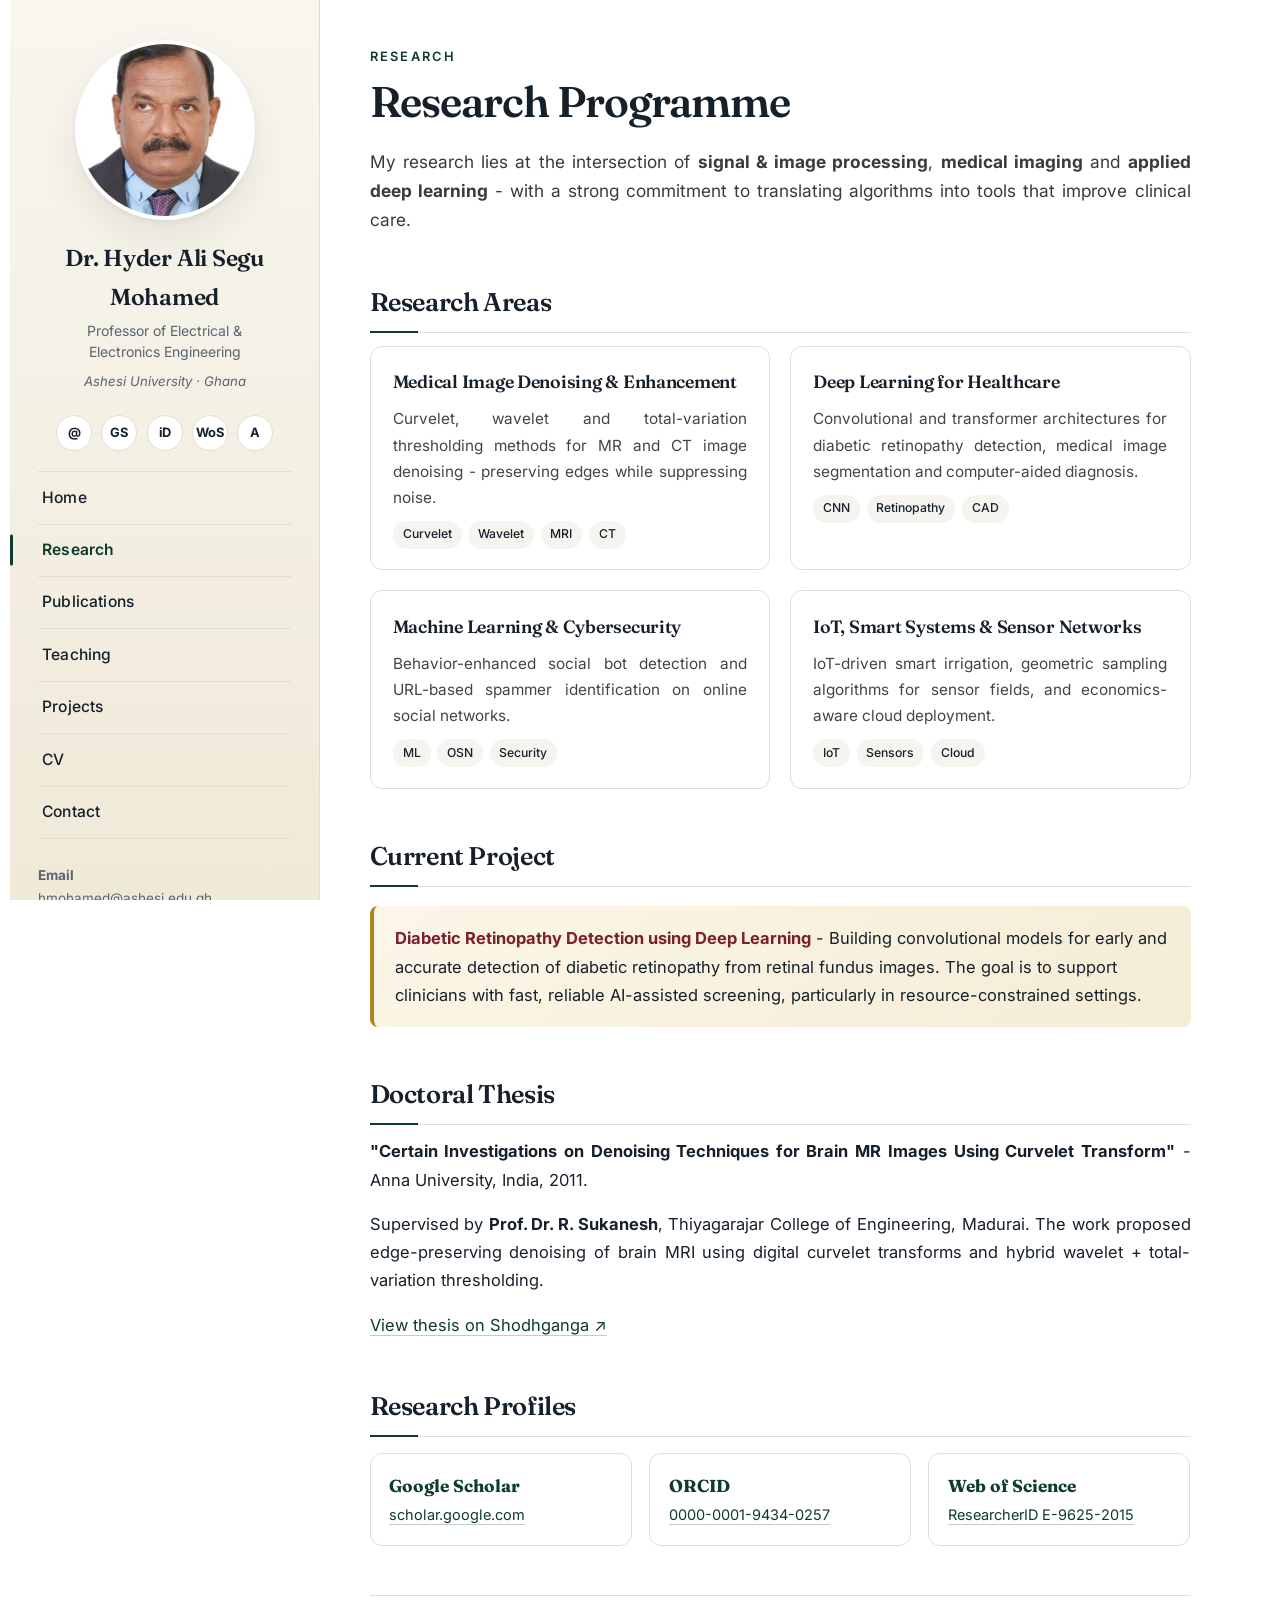
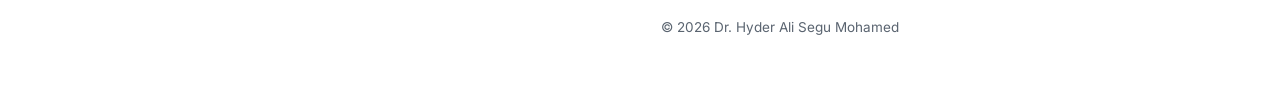
<file: research.html>
<!DOCTYPE html>
<html lang="en">
<head>
<meta charset="UTF-8">
<meta name="viewport" content="width=device-width, initial-scale=1">
<title>Research - Dr. Hyder Ali Segu Mohamed</title>
<meta name="description" content="Research of Dr. Hyder Ali in medical image processing, deep learning for healthcare, machine learning and signal processing.">
<link rel="preconnect" href="https://fonts.googleapis.com">
<link rel="preconnect" href="https://fonts.gstatic.com" crossorigin>
<link href="https://fonts.googleapis.com/css2?family=Fraunces:opsz,wght@9..144,400;9..144,600;9..144,700&family=Inter:wght@400;500;600;700&display=swap" rel="stylesheet">
<link rel="stylesheet" href="styles.css">
</head>
<body>
<div class="layout">

<aside class="sidebar" id="sidebar">
  <img class="avatar" src="assets/profile.jpg" alt="Dr. Hyder Ali Segu Mohamed"
       onerror="this.style.background='#dcd6cf';this.removeAttribute('src')">
  <div class="namecard">
    <div class="name">Dr. Hyder Ali Segu Mohamed</div>
    <div class="title">Professor of Electrical &amp;<br>Electronics Engineering</div>
    <div class="affil">Ashesi University · Ghana</div>
  </div>
  <div class="socials">
    <a href="mailto: hmohamed@ashesi.edu.gh" title="Email">@</a>
    <a href="https://scholar.google.co.in/citations?hl=en&user=rugwMjQAAAAJ" target="_blank" rel="noopener" title="Google Scholar">GS</a>
    <a href="https://orcid.org/0000-0001-9434-0257" target="_blank" rel="noopener" title="ORCID">iD</a>
    <a href="https://www.webofscience.com/wos/author/record/E-9625-2015" target="_blank" rel="noopener" title="Web of Science">WoS</a>
    <a href="https://ashesi.edu.gh/faculty-profile/hyder-ali-segu-mohamed-ph-d/" target="_blank" rel="noopener" title="Faculty page">A</a>
  </div>
  <ul class="nav">
    <li><a href="index.html">Home</a></li>
    <li><a href="research.html">Research</a></li>
    <li><a href="publications.html">Publications</a></li>
    <li><a href="teaching.html">Teaching</a></li>
    <li><a href="projects.html">Projects</a></li>
    <li><a href="cv.html">CV</a></li>
    <li><a href="contact.html">Contact</a></li>
  </ul>
  <div class="contact-block">
    <strong>Email</strong><br>
    <a href="mailto: hmohamed@ashesi.edu.gh"> hmohamed@ashesi.edu.gh</a><br><br>
    <strong>Office</strong><br>
    Ashesi University<br>1 University Avenue,<br>Berekuso, Ghana
  </div>
</aside>
<button class="menu-toggle" onclick="document.getElementById('sidebar').classList.toggle('open')">☰ Menu</button>

<main class="content">
  <div class="eyebrow" style="text-transform:uppercase;letter-spacing:.18em;font-size:.78rem;color:var(--accent);font-weight:600;margin-bottom:.6rem">Research</div>
  <h1>Research Programme</h1>
  <p class="lead">
    My research lies at the intersection of <strong>signal &amp; image processing</strong>,
    <strong>medical imaging</strong> and <strong>applied deep learning</strong> - with a strong
    commitment to translating algorithms into tools that improve clinical care.
  </p>

  <section class="section reveal">
    <h2>Research Areas</h2>
    <div class="grid-2">
      <div class="card">
        <h3>Medical Image Denoising &amp; Enhancement</h3>
        <p>Curvelet, wavelet and total-variation thresholding methods for MR and CT image denoising - preserving edges while suppressing noise.</p>
        <div class="tag-row"><span>Curvelet</span><span>Wavelet</span><span>MRI</span><span>CT</span></div>
      </div>
      <div class="card">
        <h3>Deep Learning for Healthcare</h3>
        <p>Convolutional and transformer architectures for diabetic retinopathy detection, medical image segmentation and computer-aided diagnosis.</p>
        <div class="tag-row"><span>CNN</span><span>Retinopathy</span><span>CAD</span></div>
      </div>
      <div class="card">
        <h3>Machine Learning &amp; Cybersecurity</h3>
        <p>Behavior-enhanced social bot detection and URL-based spammer identification on online social networks.</p>
        <div class="tag-row"><span>ML</span><span>OSN</span><span>Security</span></div>
      </div>
      <div class="card">
        <h3>IoT, Smart Systems &amp; Sensor Networks</h3>
        <p>IoT-driven smart irrigation, geometric sampling algorithms for sensor fields, and economics-aware cloud deployment.</p>
        <div class="tag-row"><span>IoT</span><span>Sensors</span><span>Cloud</span></div>
      </div>
    </div>
  </section>

  <section class="section reveal">
    <h2>Current Project</h2>
    <div class="callout">
      <strong>Diabetic Retinopathy Detection using Deep Learning</strong> - Building convolutional
      models for early and accurate detection of diabetic retinopathy from retinal fundus images.
      The goal is to support clinicians with fast, reliable AI-assisted screening, particularly in
      resource-constrained settings.
    </div>
  </section>

  <section class="section reveal">
    <h2>Doctoral Thesis</h2>
    <p>
      <strong>"Certain Investigations on Denoising Techniques for Brain MR Images Using Curvelet
      Transform"</strong> - Anna University, India, 2011.
    </p>
    <p>
      Supervised by <strong>Prof. Dr. R. Sukanesh</strong>, Thiyagarajar College of Engineering, Madurai.
      The work proposed edge-preserving denoising of brain MRI using digital curvelet transforms and
      hybrid wavelet + total-variation thresholding.
    </p>
    <p>
      <a href="https://shodhganga.inflibnet.ac.in/handle/10603/13371" target="_blank" rel="noopener">View thesis on Shodhganga ↗</a>
    </p>
  </section>

  <section class="section reveal">
    <h2>Research Profiles</h2>
    <div class="ribbon">
      <div class="item"><div class="k">Google Scholar</div><div class="v"><a href="https://scholar.google.co.in/citations?hl=en&user=rugwMjQAAAAJ" target="_blank" rel="noopener">scholar.google.com</a></div></div>
      <div class="item"><div class="k">ORCID</div><div class="v"><a href="https://orcid.org/0000-0001-9434-0257" target="_blank" rel="noopener">0000-0001-9434-0257</a></div></div>
      <div class="item"><div class="k">Web of Science</div><div class="v"><a href="https://www.webofscience.com/wos/author/record/E-9625-2015" target="_blank" rel="noopener">ResearcherID E-9625-2015</a></div></div>
    </div>
  </section>

  <div class="footer">© <span id="yr"></span> Dr. Hyder Ali Segu Mohamed</div>
</main>
</div>
<script>document.getElementById('yr').textContent=new Date().getFullYear();</script>
<script src="script.js"></script>
</body>
</html>
</file>
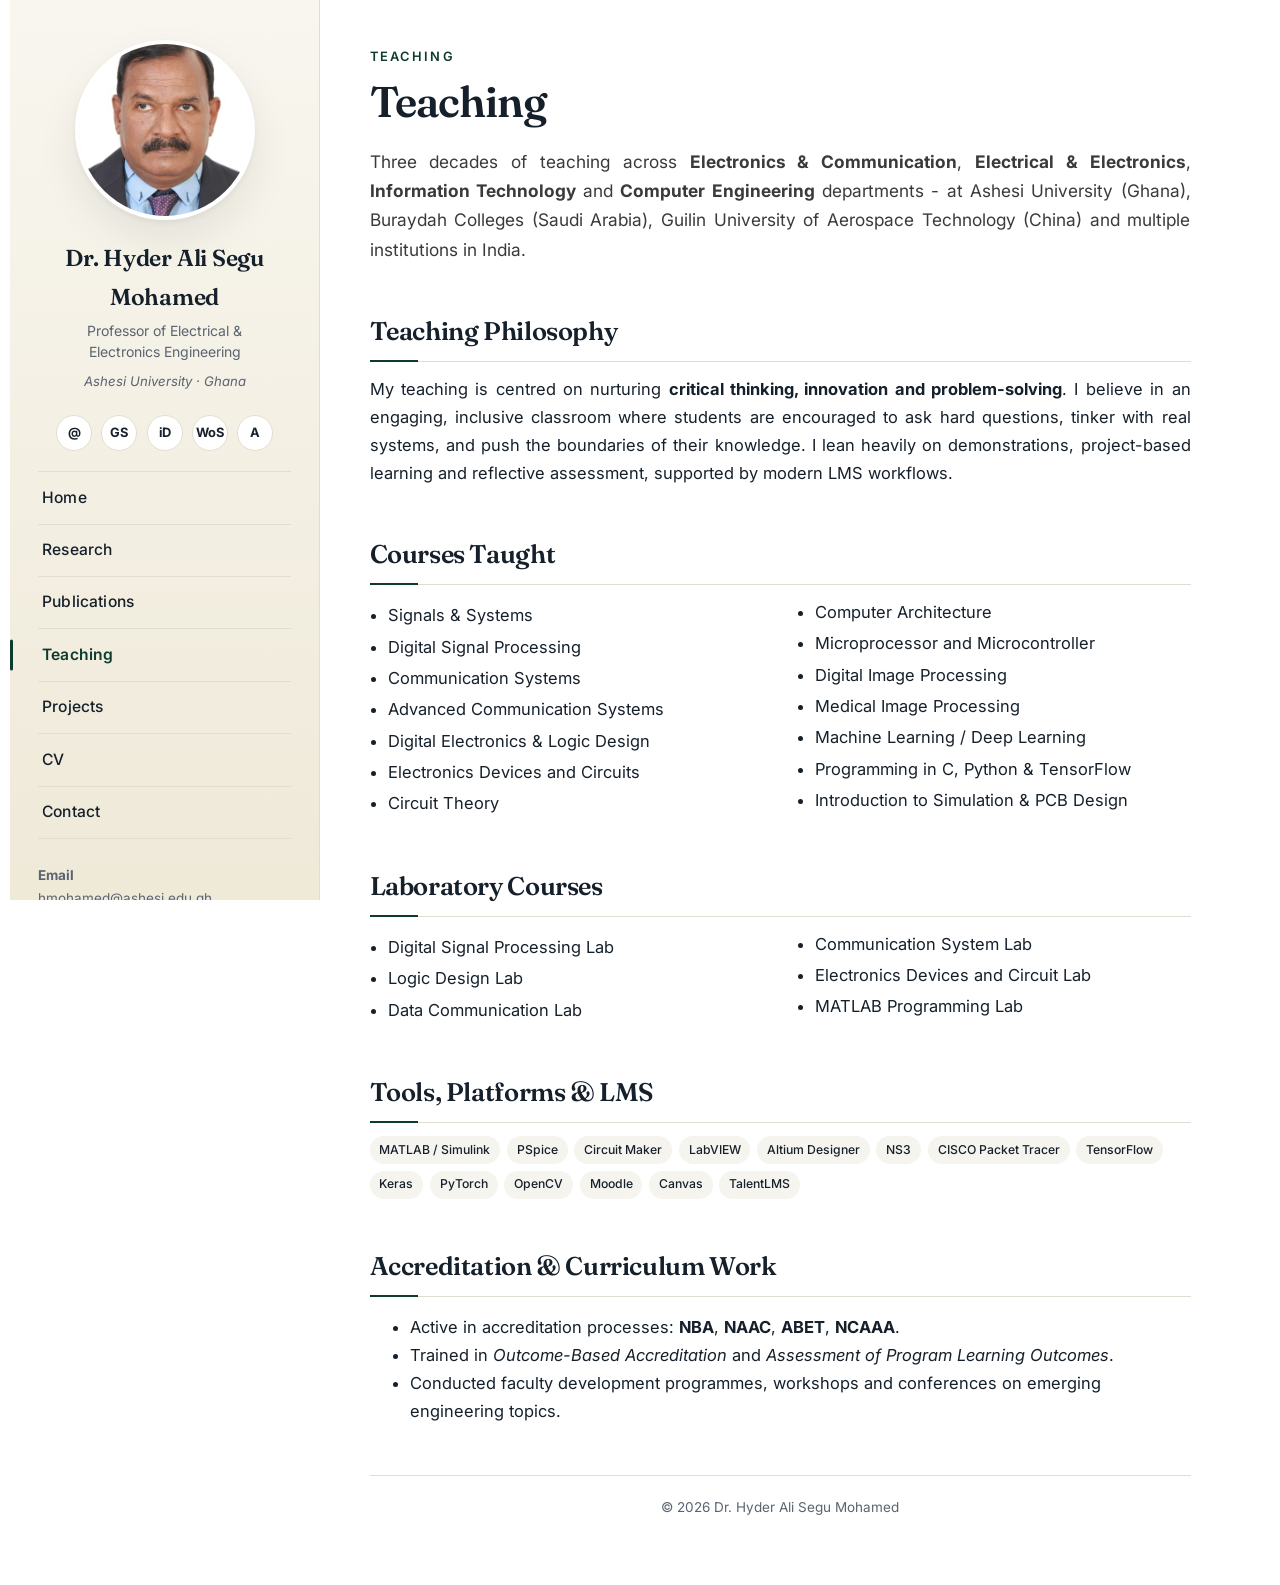
<file: teaching.html>
<!DOCTYPE html>
<html lang="en">
<head>
<meta charset="UTF-8">
<meta name="viewport" content="width=device-width, initial-scale=1">
<title>Teaching - Dr. Hyder Ali Segu Mohamed</title>
<meta name="description" content="Courses taught and teaching philosophy of Dr. Hyder Ali, Professor of Electrical & Electronics Engineering.">
<link rel="preconnect" href="https://fonts.googleapis.com">
<link rel="preconnect" href="https://fonts.gstatic.com" crossorigin>
<link href="https://fonts.googleapis.com/css2?family=Fraunces:opsz,wght@9..144,400;9..144,600;9..144,700&family=Inter:wght@400;500;600;700&display=swap" rel="stylesheet">
<link rel="stylesheet" href="styles.css">
</head>
<body>
<div class="layout">

<aside class="sidebar" id="sidebar">
  <img class="avatar" src="assets/profile.jpg" alt="Dr. Hyder Ali Segu Mohamed"
       onerror="this.style.background='#dcd6cf';this.removeAttribute('src')">
  <div class="namecard">
    <div class="name">Dr. Hyder Ali Segu Mohamed</div>
    <div class="title">Professor of Electrical &amp;<br>Electronics Engineering</div>
    <div class="affil">Ashesi University · Ghana</div>
  </div>
  <div class="socials">
    <a href="mailto: hmohamed@ashesi.edu.gh" title="Email">@</a>
    <a href="https://scholar.google.co.in/citations?hl=en&user=rugwMjQAAAAJ" target="_blank" rel="noopener" title="Google Scholar">GS</a>
    <a href="https://orcid.org/0000-0001-9434-0257" target="_blank" rel="noopener" title="ORCID">iD</a>
    <a href="https://www.webofscience.com/wos/author/record/E-9625-2015" target="_blank" rel="noopener" title="Web of Science">WoS</a>
    <a href="https://ashesi.edu.gh/faculty-profile/hyder-ali-segu-mohamed-ph-d/" target="_blank" rel="noopener" title="Faculty page">A</a>
  </div>
  <ul class="nav">
    <li><a href="index.html">Home</a></li>
    <li><a href="research.html">Research</a></li>
    <li><a href="publications.html">Publications</a></li>
    <li><a href="teaching.html">Teaching</a></li>
    <li><a href="projects.html">Projects</a></li>
    <li><a href="cv.html">CV</a></li>
    <li><a href="contact.html">Contact</a></li>
  </ul>
  <div class="contact-block">
    <strong>Email</strong><br>
    <a href="mailto: hmohamed@ashesi.edu.gh"> hmohamed@ashesi.edu.gh</a><br><br>
    <strong>Office</strong><br>
    Ashesi University<br>1 University Avenue,<br>Berekuso, Ghana
  </div>
</aside>
<button class="menu-toggle" onclick="document.getElementById('sidebar').classList.toggle('open')">☰ Menu</button>

<main class="content">
  <div style="text-transform:uppercase;letter-spacing:.18em;font-size:.78rem;color:var(--accent);font-weight:600;margin-bottom:.6rem">Teaching</div>
  <h1>Teaching</h1>
  <p class="lead">
    Three decades of teaching across <strong>Electronics &amp; Communication</strong>, <strong>Electrical
    &amp; Electronics</strong>, <strong>Information Technology</strong> and <strong>Computer Engineering</strong>
    departments - at Ashesi University (Ghana), Buraydah Colleges (Saudi Arabia), Guilin University of Aerospace
    Technology (China) and multiple institutions in India.
  </p>

  <section class="section reveal">
    <h2>Teaching Philosophy</h2>
    <p>
      My teaching is centred on nurturing <strong>critical thinking, innovation and problem-solving</strong>.
      I believe in an engaging, inclusive classroom where students are encouraged to ask hard questions,
      tinker with real systems, and push the boundaries of their knowledge. I lean heavily on demonstrations,
      project-based learning and reflective assessment, supported by modern LMS workflows.
    </p>
  </section>

  <section class="section reveal">
    <h2>Courses Taught</h2>
    <div class="two-col">
      <ul>
        <li>Signals &amp; Systems</li>
        <li>Digital Signal Processing</li>
        <li>Communication Systems</li>
        <li>Advanced Communication Systems</li>
        <li>Digital Electronics &amp; Logic Design</li>
        <li>Electronics Devices and Circuits</li>
        <li>Circuit Theory</li>
        <li>Computer Architecture</li>
        <li>Microprocessor and Microcontroller</li>
        <li>Digital Image Processing</li>
        <li>Medical Image Processing</li>
        <li>Machine Learning / Deep Learning</li>
        <li>Programming in C, Python &amp; TensorFlow</li>
        <li>Introduction to Simulation &amp; PCB Design</li>
      </ul>
    </div>
  </section>

  <section class="section reveal">
    <h2>Laboratory Courses</h2>
    <div class="two-col">
      <ul>
        <li>Digital Signal Processing Lab</li>
        <li>Logic Design Lab</li>
        <li>Data Communication Lab</li>
        <li>Communication System Lab</li>
        <li>Electronics Devices and Circuit Lab</li>
        <li>MATLAB Programming Lab</li>
      </ul>
    </div>
  </section>

  <section class="section reveal">
    <h2>Tools, Platforms &amp; LMS</h2>
    <div class="tag-row">
      <span>MATLAB / Simulink</span><span>PSpice</span><span>Circuit Maker</span>
      <span>LabVIEW</span><span>Altium Designer</span><span>NS3</span>
      <span>CISCO Packet Tracer</span><span>TensorFlow</span><span>Keras</span>
      <span>PyTorch</span><span>OpenCV</span><span>Moodle</span><span>Canvas</span><span>TalentLMS</span>
    </div>
  </section>

  <section class="section reveal">
    <h2>Accreditation &amp; Curriculum Work</h2>
    <ul>
      <li>Active in accreditation processes: <strong>NBA</strong>, <strong>NAAC</strong>, <strong>ABET</strong>, <strong>NCAAA</strong>.</li>
      <li>Trained in <em>Outcome-Based Accreditation</em> and <em>Assessment of Program Learning Outcomes</em>.</li>
      <li>Conducted faculty development programmes, workshops and conferences on emerging engineering topics.</li>
    </ul>
  </section>

  <div class="footer">© <span id="yr"></span> Dr. Hyder Ali Segu Mohamed</div>
</main>
</div>
<script>document.getElementById('yr').textContent=new Date().getFullYear();</script>
<script src="script.js"></script>
</body>
</html>
</file>
<file: styles.css>
/* ===== Dr. Hyder Ali Segu Mohamed — Academic Site =====
   Distinguished scholarly aesthetic. Retheme via the CSS variables below. */

:root{
  --bg:#ffffff;
  --surface:#f6f4ef;
  --surface-2:#ece7da;
  --text:#15202b;
  --muted:#5a6470;
  --line:#e2ddd1;
  --accent:#0d3b2e;        /* deep emerald (academic, distinguished) */
  --accent-2:#7a1f2b;      /* maroon highlight */
  --gold:#b08322;          /* warm gold accent for dates/awards */
  --max:1260px;
  --sidebar:310px;
  --radius:12px;
  --shadow-sm:0 1px 2px rgba(15,30,40,.05);
  --shadow:0 2px 6px rgba(15,30,40,.06), 0 18px 40px rgba(15,30,40,.08);
  --font-serif:"Fraunces","Source Serif 4","Source Serif Pro",Georgia,"Times New Roman",serif;
  --font-sans:"Inter",-apple-system,BlinkMacSystemFont,"Segoe UI",Roboto,Arial,sans-serif;
}

*{box-sizing:border-box}
html{scroll-behavior:smooth}
html,body{margin:0;padding:0;background:var(--bg);color:var(--text);font-family:var(--font-sans);font-size:16.5px;line-height:1.7;-webkit-font-smoothing:antialiased;text-rendering:optimizeLegibility}
::selection{background:var(--accent);color:#fff}
a{color:var(--accent);text-decoration:none;border-bottom:1px solid rgba(13,59,46,.25);transition:.18s ease}
a:hover{color:var(--accent-2);border-bottom-color:var(--accent-2)}
img{max-width:100%;display:block}
h1,h2,h3,h4{font-family:var(--font-serif);font-weight:600;letter-spacing:-.015em;color:var(--text);margin:0 0 .5em}
h1{font-size:2.6rem;line-height:1.1;letter-spacing:-.025em}
h2{font-size:1.55rem;margin-top:1.8em;padding-bottom:.45rem;border-bottom:1px solid var(--line);position:relative}
h2::after{content:"";position:absolute;left:0;bottom:-1px;width:48px;height:2px;background:var(--accent)}
h3{font-size:1.15rem;margin-top:1.4em}
p{margin:0 0 1em}
hr{border:none;border-top:1px solid var(--line);margin:2rem 0}
code{background:var(--surface);padding:.1em .35em;border-radius:4px;font-size:.92em}

/* ===== Layout ===== */
.layout{display:grid;grid-template-columns:var(--sidebar) 1fr;max-width:var(--max);margin:0 auto;min-height:100vh}
.sidebar{
  position:sticky;top:0;align-self:start;height:100vh;overflow-y:auto;
  padding:2.4rem 1.7rem 2rem;border-right:1px solid var(--line);
  background:linear-gradient(180deg,#f8f6ef 0%,#efe9d8 100%);
}
.content{padding:2.8rem 3rem 4rem;max-width:920px}

/* ===== Sidebar ===== */
.avatar{
  width:180px;height:180px;border-radius:50%;object-fit:cover;
  margin:0 auto 1.1rem;display:block;border:4px solid #fff;box-shadow:var(--shadow);
  background:#ddd;transition:transform .4s ease
}
.avatar:hover{transform:scale(1.03)}
.namecard{text-align:center;margin-bottom:1.4rem}
.namecard .name{font-family:var(--font-serif);font-size:1.4rem;font-weight:600;margin:.2rem 0 .25rem;color:var(--text);letter-spacing:-.01em}
.namecard .title{font-size:.85rem;color:var(--muted);line-height:1.5}
.namecard .affil{font-size:.8rem;color:var(--muted);margin-top:.45rem;font-style:italic}

.nav{list-style:none;padding:0;margin:1.2rem 0 1.5rem;border-top:1px solid var(--line)}
.nav li{border-bottom:1px solid var(--line)}
.nav a{
  display:block;padding:.75rem .25rem;color:var(--text);font-weight:500;font-size:.95rem;
  border:none;letter-spacing:.01em;position:relative;transition:.2s ease
}
.nav a:hover{color:var(--accent);padding-left:.5rem}
.nav a.active{color:var(--accent);font-weight:600}
.nav a.active::before{content:"";position:absolute;left:-1.7rem;top:50%;transform:translateY(-50%);width:3px;height:60%;background:var(--accent);border-radius:2px}

.contact-block{font-size:.82rem;color:var(--muted);line-height:1.75;margin-top:1rem}
.contact-block a{color:var(--muted);word-break:break-all;border:none}
.contact-block a:hover{color:var(--accent)}
.socials{display:flex;gap:.55rem;justify-content:center;margin:.9rem 0 .4rem;flex-wrap:wrap}
.socials a{
  width:36px;height:36px;display:inline-flex;align-items:center;justify-content:center;
  border:1px solid var(--line);border-radius:50%;color:var(--text);font-size:.78rem;font-weight:700;background:#fff;
  border-bottom:1px solid var(--line);transition:.2s ease
}
.socials a:hover{background:var(--accent);color:#fff;border-color:var(--accent);transform:translateY(-2px)}

/* ===== Hero ===== */
.hero{
  display:grid;grid-template-columns:1.4fr .9fr;gap:2.2rem;align-items:center;
  margin:.4rem 0 2.4rem;padding:2rem 0 2.2rem;border-bottom:1px solid var(--line);
}
.hero .eyebrow{text-transform:uppercase;letter-spacing:.18em;font-size:.78rem;color:var(--accent);font-weight:600;margin-bottom:.8rem}
.hero h1{margin-bottom:.6rem}
.hero h1 .accent{color:var(--accent)}
.hero .lead{font-size:1.08rem;color:#3a3a3a}
.hero-photo{
  width:100%;aspect-ratio:1/1;max-width:280px;justify-self:end;
  border-radius:18px;object-fit:cover;box-shadow:var(--shadow);
  background:linear-gradient(135deg,#e6e0d3,#cdbfa5);
  border:1px solid var(--line)
}
.cta-row{display:flex;flex-wrap:wrap;gap:.6rem;margin-top:1.2rem}
.btn{
  display:inline-flex;align-items:center;gap:.45rem;padding:.62rem 1.05rem;
  border-radius:999px;font-size:.92rem;font-weight:600;border:1px solid var(--accent);
  background:var(--accent);color:#fff;cursor:pointer;transition:.2s ease;letter-spacing:.01em
}
.btn:hover{background:#0a2e23;border-color:#0a2e23;color:#fff;transform:translateY(-1px);box-shadow:var(--shadow-sm)}
.btn.ghost{background:transparent;color:var(--accent)}
.btn.ghost:hover{background:var(--accent);color:#fff}

/* ===== Stats strip ===== */
.stats{
  display:grid;grid-template-columns:repeat(4,1fr);gap:1rem;margin:1.4rem 0 2rem;
  padding:1.3rem 1.2rem;background:var(--surface);border-radius:var(--radius);border:1px solid var(--line)
}
.stat{text-align:center}
.stat .num{font-family:var(--font-serif);font-size:1.8rem;font-weight:700;color:var(--accent);line-height:1;display:block}
.stat .lbl{font-size:.76rem;color:var(--muted);text-transform:uppercase;letter-spacing:.08em;margin-top:.35rem;display:block}

/* ===== Content blocks ===== */
.section{margin-bottom:2.2rem}
.lead{font-size:1.05rem;color:#3a3a3a}
.callout{
  background:linear-gradient(135deg,#fbf6e8,#f5ecd5);
  border-left:4px solid var(--gold);padding:1.1rem 1.3rem;border-radius:8px;margin:1.2rem 0
}
.callout strong{color:var(--accent-2)}

.news-list{list-style:none;padding:0;margin:0}
.news-list li{padding:.85rem 0;border-bottom:1px dashed var(--line);display:flex;gap:.9rem;align-items:flex-start}
.news-list li:last-child{border-bottom:none}
.news-list .date{
  flex-shrink:0;font-weight:600;color:var(--accent);font-size:.78rem;
  text-transform:uppercase;letter-spacing:.06em;padding-top:.18rem;min-width:90px
}

.pub-list{list-style:none;padding:0;margin:0;counter-reset:pub}
.pub-list li{padding:1.1rem 0 1.1rem 2.2rem;border-bottom:1px solid var(--line);transition:.2s;position:relative;counter-increment:pub}
.pub-list li::before{
  content:counter(pub);position:absolute;left:0;top:1.2rem;width:1.7rem;text-align:right;
  font-family:var(--font-serif);font-weight:700;color:var(--gold);font-size:.95rem
}
.pub-list li:hover{background:var(--surface);padding-left:2.4rem;border-radius:6px}
.pub-title{font-weight:600;color:var(--text);font-size:1.02rem;font-style:italic}
.pub-authors{color:#333;font-size:.93rem;margin-top:.25rem}
.pub-meta{color:var(--muted);font-size:.88rem;margin-top:.2rem}
.pub-tags{margin-top:.5rem}
.pub-tags span{
  display:inline-block;font-size:.68rem;letter-spacing:.06em;text-transform:uppercase;
  background:#fff;color:var(--accent);border:1px solid var(--line);padding:.18rem .55rem;border-radius:999px;margin-right:.3rem;font-weight:600
}

.timeline{list-style:none;padding:0;margin:0;border-left:2px solid var(--line);padding-left:1.4rem}
.timeline li{position:relative;padding:.5rem 0 1.2rem}
.timeline li::before{
  content:"";position:absolute;left:-1.65rem;top:1rem;width:11px;height:11px;border-radius:50%;
  background:var(--accent);box-shadow:0 0 0 4px #fff,0 0 0 5px var(--line)
}
.timeline .when{font-size:.78rem;color:var(--gold);text-transform:uppercase;letter-spacing:.08em;font-weight:600}
.timeline .what{font-weight:600;margin-top:.15rem;font-size:1.02rem}
.timeline .where{color:var(--muted);font-size:.93rem;margin-top:.15rem}

.grid-2{display:grid;grid-template-columns:1fr 1fr;gap:1.2rem}
.grid-3{display:grid;grid-template-columns:repeat(3,1fr);gap:1rem}
.card{
  border:1px solid var(--line);border-radius:var(--radius);padding:1.25rem 1.35rem;background:#fff;
  transition:.25s ease;position:relative;overflow:hidden
}
.card::before{content:"";position:absolute;left:0;top:0;width:3px;height:0;background:var(--accent);transition:.3s}
.card:hover{box-shadow:var(--shadow);transform:translateY(-3px);border-color:#d9d1c0}
.card:hover::before{height:100%}
.card h3{margin-top:0;font-size:1.08rem;color:var(--text)}
.card p{font-size:.93rem;color:#444;margin-bottom:.45rem}

.tag-row{display:flex;flex-wrap:wrap;gap:.4rem;margin-top:.6rem}
.tag-row span{font-size:.74rem;background:var(--surface);padding:.22rem .6rem;border-radius:999px;color:var(--text);font-weight:500}

.ribbon{display:grid;grid-template-columns:repeat(3,1fr);gap:1rem;margin:1rem 0}
.ribbon .item{padding:1rem 1.15rem;background:#fff;border:1px solid var(--line);border-radius:var(--radius)}
.ribbon .item .k{font-family:var(--font-serif);font-size:1.05rem;color:var(--accent);font-weight:700}
.ribbon .item .v{font-size:.88rem;color:var(--muted);margin-top:.2rem}

.reveal{opacity:0;transform:translateY(14px);transition:opacity .7s ease,transform .7s ease}
.reveal.in{opacity:1;transform:none}

.menu-toggle{
  display:none;position:fixed;top:.8rem;left:.8rem;z-index:1000;
  background:var(--accent);color:#fff;border:none;border-radius:8px;padding:.55rem .9rem;font-size:.9rem;cursor:pointer;box-shadow:var(--shadow-sm)
}
.footer{margin-top:3rem;padding-top:1.2rem;border-top:1px solid var(--line);font-size:.82rem;color:var(--muted);text-align:center}

.two-col{column-count:2;column-gap:2rem}
.two-col ul{margin:0;padding-left:1.1rem}
.two-col li{break-inside:avoid;margin:.2rem 0}

@media (max-width: 980px){
  .hero{grid-template-columns:1fr;gap:1.6rem}
  .hero-photo{justify-self:center;max-width:220px}
  .stats{grid-template-columns:repeat(2,1fr)}
  .grid-3{grid-template-columns:1fr}
  .two-col{column-count:1}
}
@media (max-width: 900px){
  .layout{grid-template-columns:1fr}
  .sidebar{
    position:fixed;left:-100%;top:0;width:80%;max-width:320px;height:100vh;z-index:999;
    transition:left .25s ease;border-right:1px solid var(--line)
  }
  .sidebar.open{left:0}
  .menu-toggle{display:block}
  .content{padding:3.8rem 1.3rem 3rem}
  .grid-2{grid-template-columns:1fr}
  .ribbon{grid-template-columns:1fr}
  h1{font-size:2rem}
}



p {
    text-align: justify;
    hyphens: auto; /* Automatically breaks long words at the end of a line if needed */
}
</file>
